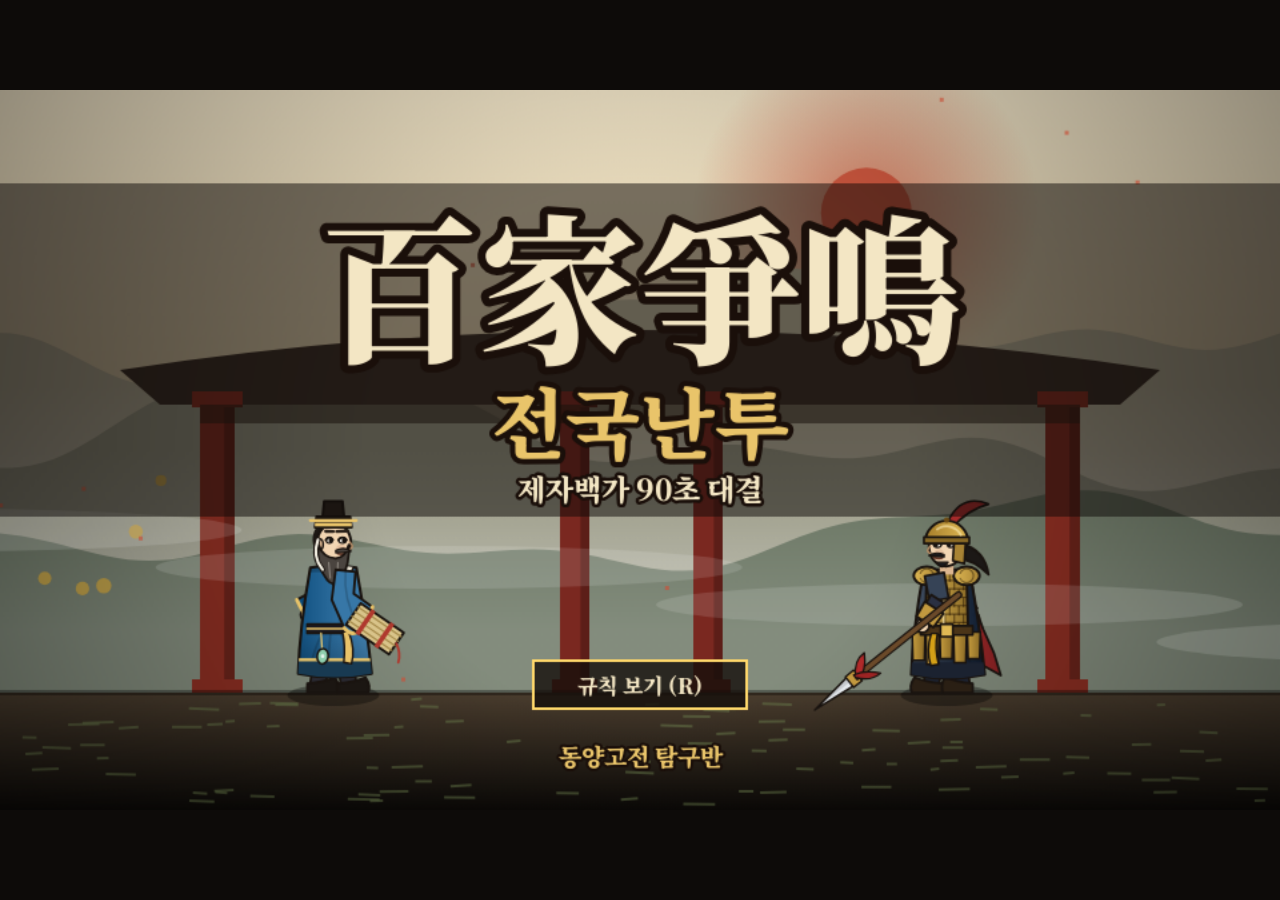
<file: index.html>
<!doctype html>
<html lang="ko">
<head>
<meta charset="utf-8">
<meta name="viewport" content="width=device-width, initial-scale=1, maximum-scale=1, user-scalable=no">
<title>百家爭鳴 · 전국난투</title>
<meta name="description" content="제자백가 6개 학파가 맞붙는 90초 2D 격투 게임 — 동양고전 탐구반">
<meta property="og:title" content="百家爭鳴 · 전국난투">
<meta property="og:description" content="공자, 장자, 한비자, 묵자, 손자, 공손룡 — 90초 안에 끝나는 제자백가 대결. 동양고전 탐구반">
<meta property="og:type" content="website">
<meta name="theme-color" content="#1a1612">
<link rel="icon" href="data:image/svg+xml,%3Csvg xmlns='http://www.w3.org/2000/svg' viewBox='0 0 64 64'%3E%3Crect width='64' height='64' rx='12' fill='%231a1612'/%3E%3Ctext x='32' y='46' font-size='40' text-anchor='middle' fill='%23e9c46a' font-family='serif'%3E%E9%B3%B4%3C/text%3E%3C/svg%3E">
<link rel="preconnect" href="https://fonts.googleapis.com">
<link rel="preconnect" href="https://fonts.gstatic.com" crossorigin>
<link href="https://fonts.googleapis.com/css2?family=Noto+Serif+KR:wght@400;700;900&display=swap" rel="stylesheet">
<link rel="stylesheet" href="style.css">
</head>
<body>
<div id="wrap">
  <canvas id="c" width="960" height="540"></canvas>
  <div id="touch" hidden>
    <div class="pad left">
      <button data-k="left">◀</button>
      <button data-k="right">▶</button>
    </div>
    <div class="pad right">
      <button data-k="up">跳</button>
      <button data-k="block">防</button>
      <button data-k="light">輕</button>
      <button data-k="heavy">重</button>
      <button data-k="special">技</button>
      <button data-k="ult">極</button>
      <button data-k="dash">突</button>
    </div>
  </div>
</div>
<script src="src/data.js"></script>
<script src="src/audio.js"></script>
<script src="src/render.js"></script>
<script src="src/character.js"></script>
<script src="src/game.js"></script>
<script src="src/rules.js"></script>
</body>
</html>
</file>
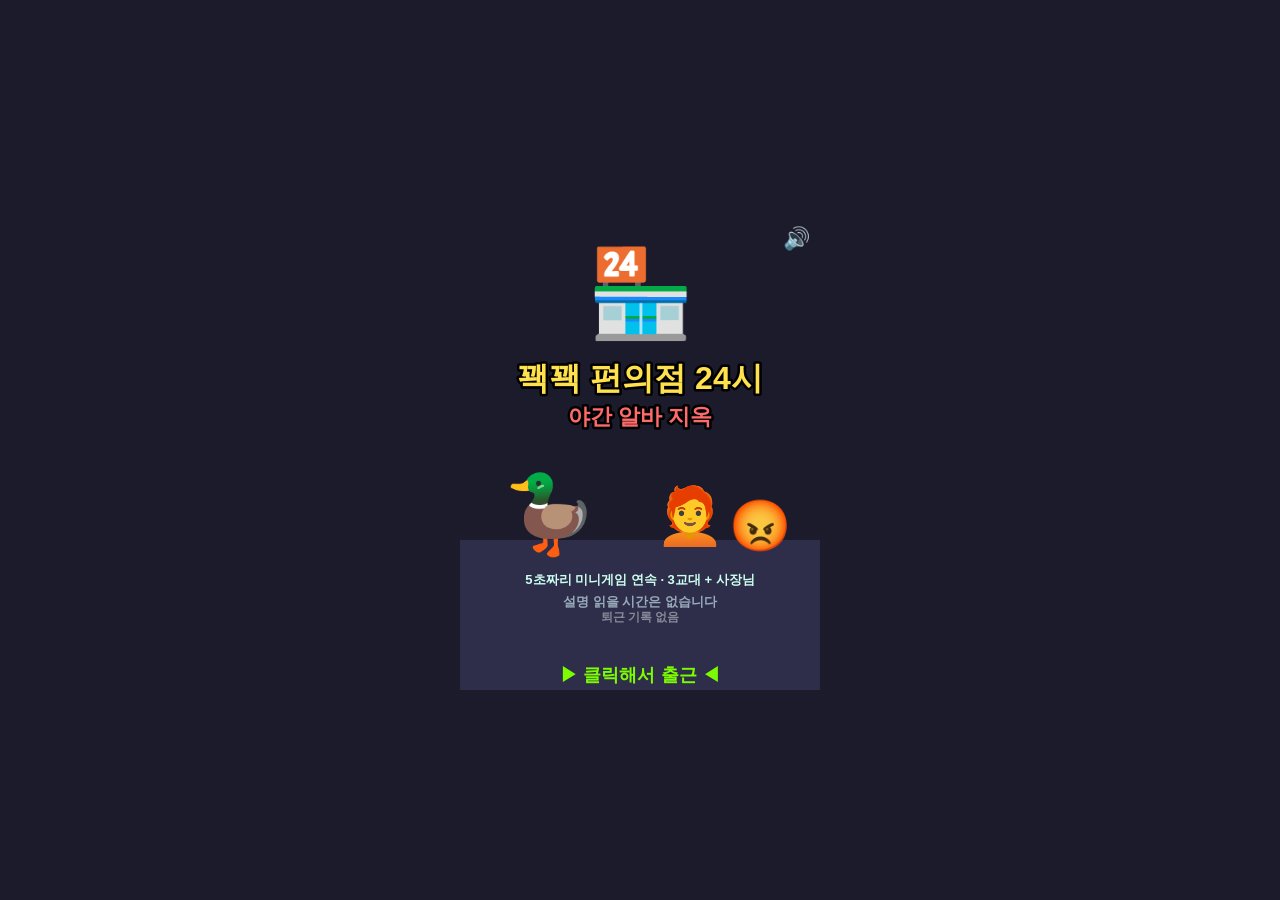
<file: itch-duck/index.html>
<!doctype html>
<html lang="ko">
<head>
<meta charset="utf-8">
<meta name="viewport" content="width=device-width,initial-scale=1,user-scalable=no">
<meta name="description" content="5초 미니게임 연속 병맛 게임">
<link rel="icon" href="data:image/svg+xml,%3Csvg xmlns='http://www.w3.org/2000/svg' viewBox='0 0 100 100'%3E%3Ctext y='.9em' font-size='90'%3E🦆%3C/text%3E%3C/svg%3E">
<title>꽥꽥 편의점 24시</title>
<style>
html,body{margin:0;height:100%;background:#1b1b2b;overflow:hidden;font-family:"Comic Sans MS","Malgun Gothic",sans-serif;touch-action:none;user-select:none}
#wrap{height:100%;display:flex;align-items:center;justify-content:center}
canvas{background:#cfe8ff;max-width:100%;max-height:100%;aspect-ratio:3/4;cursor:pointer;touch-action:none}
</style>
</head>
<body>
<div id="wrap"><canvas id="c" width="360" height="480"></canvas></div>
<script>
const c=document.getElementById('c'),g=c.getContext('2d'),W=360,H=480;
const SH=[{n:'1교대',time:'22:00',spd:1,sub:'시급 150원. 오리니까 괜찮다.'},{n:'2교대',time:'02:00',spd:1.25,sub:'손님이 점점 이상해진다.'},{n:'3교대',time:'05:00',spd:1.5,sub:'해가 뜨면 사장님이 온다.'}];
const FIRE=['사유: 손이 느림','사유: 오리라서','사유: 그냥','사유: 사장님 기분','사유: 바코드가 널 싫어함','사유: 꽥 소리가 큼'];
const BAGS=['네','아니요','20원 봉투요','카드로요','종이로요','꽥'];
const CUST=['손님: 이거 데워주세요 (아이스크림)','손님: 봉지 필요 없는데 봉지에 담아주세요','손님: 어제 산 건데 환불 (먹음)','손님: 담배... 아니 껌이요','손님: 와이파이 비번 뭐예요','손님: 나 단골인데 깎아줘 (처음 옴)','손님: 사장 나와','손님: 오리가 왜 일해요?','손님: 꽥','손님: 이 도시락 왜 아직 따뜻해요 (방금 먹다 남김)','손님: 컵라면 끓여주세요 (집에서 가져옴)','손님: 1+1이면 2개 주는 거죠? (1개 삼)'];
const TRASH=[{e:'🍕',a:'음식물'},{e:'🥤',a:'재활용'},{e:'🦆',a:'사장님'},{e:'🧦',a:'일반'},{e:'🥔',a:'음식물'},{e:'💼',a:'사장님'},{e:'📦',a:'재활용'}];
const TOPT={'음식물':['일반','음식물','재활용'],'재활용':['일반','음식물','재활용'],'일반':['일반','음식물','재활용'],'사장님':['음식물','사장님','재활용']};
const DOTS=['2027.03.14','2026.11.02','2027.01.30','2026.12.25'];
let cam=[{e:'🐔',x:60,y:300,v:.5},{e:'🦆',x:260,y:380,v:-.4},{e:'🐀',x:150,y:440,v:.9}];
let endless=false,endBest=0;try{endBest=+localStorage.duckEndless||0}catch(e){}
let st='title',t=0,shake=0,flash=0,lives=3,shift=0,idx=0,list=[],cur=null,tG=0,spd=1,fired='',adT=0,boss=false,sevT=0,endT=0,wins=0,saved=0,msgT=0,msg='';
try{saved=+localStorage.duckClear||0}catch(e){}
let muted=false;try{muted=localStorage.byeongmatMute==='1'}catch(e){}
function toggleMute(){muted=!muted;try{localStorage.byeongmatMute=muted?'1':'0'}catch(e){}if(!muted)beep(700,.1)}
function muteIcon(){g.save();g.font='22px serif';g.textAlign='center';g.textBaseline='middle';g.fillStyle='#fff';g.fillText(muted?'🔇':'🔊',336,30);g.restore()}
let ac;function beep(f,d=.1,type='square',v0=.08){if(muted)return;try{ac=ac||new AudioContext();const o=ac.createOscillator(),v=ac.createGain();o.type=type;o.frequency.value=f;v.gain.setValueAtTime(v0,ac.currentTime);v.gain.exponentialRampToValueAtTime(.001,ac.currentTime+d);o.connect(v);v.connect(ac.destination);o.start();o.stop(ac.currentTime+d)}catch(e){}}
const rnd=(a,b)=>a+Math.random()*(b-a);
const pick=a=>a[Math.random()*a.length|0];
const shuf=a=>a.map(v=>[Math.random(),v]).sort((p,q)=>p[0]-q[0]).map(p=>p[1]);
const inR=(x,y,r)=>x>=r[0]&&x<=r[0]+r[2]&&y>=r[1]&&y<=r[1]+r[3];
function ctr(s,x,y,size,col){g.font=size+'px serif';g.textAlign='center';g.textBaseline='middle';if(col)g.fillStyle=col;g.fillText(s,x,y)}
function txt(s,x,y,size,col,out){g.font='bold '+size+'px "Comic Sans MS","Malgun Gothic",sans-serif';g.textAlign='center';g.textBaseline='middle';if(out){g.strokeStyle=out;g.lineWidth=5;g.lineJoin='round';g.strokeText(s,x,y)}g.fillStyle=col;g.fillText(s,x,y)}
function btn(r,label,col,tc){g.fillStyle=col;g.fillRect(r[0],r[1],r[2],r[3]);g.strokeStyle='#000';g.lineWidth=3;g.strokeRect(r[0],r[1],r[2],r[3]);txt(label,r[0]+r[2]/2,r[1]+r[3]/2,Math.min(18,r[3]*.45),tc||'#fff')}

// ===== 미니게임 12종 =====
const GAMES=[
{id:'barcode',make:s=>({title:'바코드 찍어!',dur:240,bg:'#cfe8ff',ty:240,
  upd(){this.ty=250+Math.sin(this.t*.07*s)*135},
  draw(){ctr('📦',180,250,96);g.fillStyle='#fff';g.fillRect(128,226,104,52);g.fillStyle='#000';for(let i=0;i<14;i++)g.fillRect(134+i*7,231,i%3?3:5,42);g.fillStyle='rgba(255,0,0,.85)';g.fillRect(30,this.ty-2,300,4);ctr('🔫',320,this.ty,26)},
  down(){this.res=Math.abs(this.ty-252)<20?1:-1}})},
{id:'micro',make:s=>({title:'전자레인지 정확히 3초!',dur:360,bg:'#ffe9c9',v:0,
  upd(){this.v=this.t/60},
  draw(){ctr('♨️',180,210,110);g.fillStyle='#111';g.fillRect(100,300,160,60);txt(this.v<1.3?this.v.toFixed(2):'?.??',180,330,40,'#f33');txt('화면은 곧 가려집니다',180,390,13,'#a55')},
  down(){this.res=Math.abs(this.v-3)<.3?1:-1}})},
{id:'bag',make:s=>{const target=pick(['아니요','네','20원 봉투요']);const opts=shuf([target,...shuf(BAGS.filter(b=>b!==target)).slice(0,2)]);
  const slots=[[20,150],[190,150],[20,250],[190,250],[20,350],[190,350]];
  const place=()=>{const sl=shuf(slots);return opts.map((o,i)=>({o,r:[sl[i][0],sl[i][1],150,56]}))};
  return {title:'"'+target+'" 눌러!',dur:Math.floor(260/s),bg:'#e6ffd9',bs:place(),
  upd(){if(this.t===Math.floor(this.dur*.5)){this.bs=place();flash=4;beep(300,.1)}},
  draw(){ctr('🧑‍🦰',180,100,70);for(const b of this.bs)btn(b.r,b.o,'#4a6')},
  down(x,y){for(const b of this.bs)if(inR(x,y,b.r))this.res=b.o===target?1:-1}}}},
{id:'jinsang',make:s=>({title:'진상 막아! 5번 눌러!',dur:300,bg:'#ffd6d6',y:90,hits:0,
  upd(){this.y+=1.25*s;if(this.y>380)this.res=-1},
  draw(){ctr('🛒',180,430,64);ctr('😡',180+Math.sin(this.t*.3)*3,this.y,76);txt(this.hits+'/5',180,455,18,'#000')},
  down(x,y){if(Math.hypot(x-180,y-this.y)<55){this.hits++;this.y-=34;beep(220+this.hits*60,.08);if(this.hits>=5)this.res=1}}})},
{id:'kimbap',make:s=>({title:'삼각김밥 까! 좌우 번갈아 클릭',dur:Math.floor(270/s),bg:'#fff3c4',p:0,next:'L',
  draw(){ctr('🍙',180,200,120);g.fillStyle='#ccc';g.fillRect(60,320,240,24);g.fillStyle='#3a3';g.fillRect(60,320,240*this.p/8,24);g.strokeStyle='#000';g.lineWidth=3;g.strokeRect(60,320,240,24);
    txt('◀ 왼쪽',90,400,22,this.next==='L'?'#e22':'#aaa');txt('오른쪽 ▶',270,400,22,this.next==='R'?'#e22':'#aaa')},
  down(x){const side=x<180?'L':'R';if(side===this.next){this.p++;this.next=side==='L'?'R':'L';beep(500+this.p*40,.05);if(this.p>=8)this.res=1}else{flash=3;beep(150,.08)}}})},
{id:'ramen',make:s=>({title:'물 부어! 꾹 눌렀다가 선에서 떼!',dur:330,bg:'#e2e8ff',h:0,held:false,
  upd(){if(this.held){this.h+=.0105*s;if(this.h>1)this.res=-1}},
  draw(){ctr('🫖',250,150,70);g.fillStyle='#fff';g.fillRect(110,200,140,200);g.fillStyle='#4aa3ff';g.fillRect(110,400-200*this.h,140,200*this.h);g.strokeStyle='#000';g.lineWidth=4;g.strokeRect(110,200,140,200);g.fillStyle='rgba(255,0,0,.8)';g.fillRect(100,400-200*.7,160,4);txt('여기',290,400-200*.7,14,'#d00')},
  down(){this.held=true},up(){if(this.held){this.held=false;this.res=(this.h>.64&&this.h<.78)?1:-1}}})},
{id:'expiry',make:s=>{const bad=Math.random()*4|0;const dates=shuf(DOTS);dates[bad]=pick(['2022.04.09','2021.12.31','2023.07.18']);
  const pos=[[30,150],[190,150],[30,290],[190,290]];
  return {title:'유통기한 지난 거 눌러!',dur:Math.floor(270/s),bg:'#eafff4',bad,
  draw(){pos.forEach((p,i)=>{g.fillStyle='#fff';g.fillRect(p[0],p[1],140,120);g.strokeStyle='#000';g.lineWidth=3;g.strokeRect(p[0],p[1],140,120);ctr(['🥛','🍞','🧃','🥫'][i],p[0]+70,p[1]+45,48);txt(dates[i],p[0]+70,p[1]+98,15,'#222')})},
  down(x,y){pos.forEach((p,i)=>{if(inR(x,y,[p[0],p[1],140,120]))this.res=i===bad?1:-1})}}}},
{id:'thief',make:s=>{const ppl=[];for(let i=0;i<9;i++)ppl.push({x:rnd(40,320),y:rnd(130,420),vx:rnd(-1.2,1.2)*s,vy:rnd(-1.2,1.2)*s,e:i===0?'🥷':pick(['😀','😎','🙂','😐','🤓'])});
  return {title:'도둑 잡아! 🥷를 눌러!',dur:Math.floor(300/s),bg:'#f0e6ff',ppl,
  upd(){for(const p of this.ppl){p.x+=p.vx;p.y+=p.vy;if(p.x<30||p.x>330)p.vx*=-1;if(p.y<130||p.y>430)p.vy*=-1}},
  draw(){for(const p of [...this.ppl].reverse())ctr(p.e,p.x,p.y,44)},
  down(x,y){const n=this.ppl[0];if(Math.hypot(n.x-x,n.y-y)<26){this.res=1;return}for(const p of this.ppl)if(Math.hypot(p.x-x,p.y-y)<26){this.res=-1;return}}}}},
{id:'fly',make:s=>({title:'파리 잡아!',dur:Math.floor(270/s),bg:'#fffbe0',fx:180,fy:260,
  upd(){if(this.t%Math.max(10,Math.floor(24/s))===0){this.fx=rnd(40,320);this.fy=rnd(120,430)}},
  draw(){ctr('🪰',this.fx,this.fy,40);ctr('🍰',180,450,36)},
  down(x,y){if(Math.hypot(this.fx-x,this.fy-y)<34)this.res=1}})},
{id:'scratch',make:s=>{const cv=document.createElement('canvas');cv.width=280;cv.height=240;const x2=cv.getContext('2d');x2.fillStyle='#999';x2.fillRect(0,0,280,240);x2.fillStyle='#ccc';for(let i=0;i<40;i++)x2.fillRect(Math.random()*280,Math.random()*240,12,2);
  return {title:'복권 긁어! 절반 이상!',dur:Math.floor(420/s),bg:'#fff0f5',cv,x2,cells:new Set(),down_:false,prize:pick(['꽝','꽝','꽝! (다음 기회에)','한 번 더(없음)']),
  draw(){g.fillStyle='#fff';g.fillRect(40,140,280,240);txt(this.prize,180,260,30,'#e33');g.drawImage(this.cv,40,140);g.strokeStyle='#000';g.lineWidth=3;g.strokeRect(40,140,280,240);txt(Math.floor(this.cells.size/150*100)+'%',180,410,18,'#000')},
  down(x,y){this.down_=true;this.scr(x,y)},up(){this.down_=false},move(x,y){if(this.down_)this.scr(x,y)},
  scr(x,y){const lx=x-40,ly=y-140;if(lx<0||ly<0||lx>280||ly>240)return;this.x2.globalCompositeOperation='destination-out';this.x2.beginPath();this.x2.arc(lx,ly,20,0,7);this.x2.fill();this.x2.globalCompositeOperation='source-over';
    for(let dx=-1;dx<=1;dx++)for(let dy=-1;dy<=1;dy++){const cx=((lx+dx*14)/20|0),cy=((ly+dy*14)/24|0);if(cx>=0&&cx<14&&cy>=0&&cy<10)this.cells.add(cx+cy*14)}
    if(this.cells.size>=75)this.res=1}}}},
{id:'still',timeoutWin:true,make:s=>({title:'움직이지 마!',dur:200,bg:'#202030',timeoutWin:true,
  draw(){ctr('👀',180,230,130);if(this.t>95)txt('지금 누르면 보너스 천원!',180,360,18,'#ff0','#000');txt('사장님이 보고 있다',180,420,15,'#888')},
  down(){this.res=-1}})},
{id:'dance',make:s=>{const n=s>=1.5?5:4;const seq=[];for(let i=0;i<n;i++)seq.push(Math.random()<.5?'L':'R');
  return {title:'오리 춤춰! 순서 외워서 좌우 클릭',dur:Math.floor(360/s),bg:'#ffe6fa',seq,p:0,
  draw(){ctr('🦆',180+Math.sin(this.t*.2)*10,330,90);if(this.t<Math.floor(100/s)){seq.forEach((q,i)=>ctr(q==='L'?'⬅️':'➡️',60+i*(240/(n-1)),150,46))}else{txt('순서를 기억해라 ('+this.p+'/'+n+')',180,150,18,'#a3a')}
    txt('◀ 왼쪽',90,430,20,'#555');txt('오른쪽 ▶',270,430,20,'#555')},
  down(x){if(this.t<Math.floor(100/s))return;const q=x<180?'L':'R';if(q===seq[this.p]){this.p++;beep(500+this.p*60,.06);if(this.p>=n)this.res=1}else this.res=-1}}}},
{id:'trash',make:s=>{const it=pick(TRASH);const opts=shuf(TOPT[it.a]).map((o,i)=>({o,r:[70,250+i*70,220,56]}));
  return {title:'분리수거! 이건 어디에?',dur:Math.floor(270/s),bg:'#e8ffe8',
  draw(){ctr(it.e,180,150,92);for(const b of opts)btn(b.r,b.o,'#397')},
  down(x,y){for(const b of opts)if(inR(x,y,b.r))this.res=b.o===it.a?1:-1},it,opts}}},
{id:'skip',make:s=>{const cs=[[10,56],[274,56],[10,430],[274,430],[274,248]];const r=pick(cs);
  return {title:'광고 건너뛰기! (버튼을 찾아라)',dur:Math.floor(330/s),bg:'#fff',sr:[r[0],r[1],76,26],
  draw(){txt('[광고]',180,170,22,'#d00');ctr('🍗🦆🍟',180,250,60);txt('지금 안 사면 후회합니다',180,320,16,'#444');txt('(사실 후회 안 함)',180,345,12,'#999');
    if(this.t>this.dur*.42){g.fillStyle='#ccc';g.fillRect(...this.sr);g.strokeStyle='#666';g.lineWidth=1;g.strokeRect(...this.sr);txt('건너뛰기 ▶',this.sr[0]+38,this.sr[1]+13,11,'#333')}},
  down(x,y){if(this.t>this.dur*.42&&inR(x,y,this.sr))this.res=1}}}},
{id:'wifi',make:s=>{const n=s>=1.5?5:4;const code=[];for(let i=0;i<n;i++)code.push(Math.random()*10|0);
  const keys=[];for(let d=0;d<10;d++){const col=d===0?1:(d-1)%3,row=d===0?3:((d-1)/3|0);keys.push({d,r:[50+col*90,230+row*52,80,44]})}
  const showF=Math.floor(110/s);
  return {title:'와이파이 비번 입력! 숫자를 외워라',dur:Math.floor(420/s),bg:'#e6f0ff',code,keys,p:0,showF,
  draw(){ctr('📶',180,100,56);const show=this.t<showF;txt(show?code.join(' '):Array(n).fill('?').join(' '),180,170,40,show?'#c20':'#667');txt('입력 '+this.p+'/'+n,180,205,14,'#333');for(const k of keys)btn(k.r,String(k.d),'#36c')},
  down(x,y){if(this.t<showF)return;for(const k of keys)if(inR(x,y,k.r)){if(k.d===code[this.p]){this.p++;beep(500+this.p*60,.06);if(this.p>=n)this.res=1}else this.res=-1;return}}}}},
{id:'cctv',make:s=>({title:'CCTV 안 볼 때 과자 훔쳐!',dur:Math.floor(450/s),bg:'#fff4e0',watch:true,flip:Math.floor(50/s),got:0,
  upd(){if(this.t>=this.flip){this.watch=!this.watch;this.flip=this.t+Math.floor((this.watch?rnd(40,70):rnd(48,80))/s)}},
  draw(){ctr('📹',180,140,70);ctr(this.watch?'👁️':'😴',180,205,40);txt(this.watch?'지켜보는 중!':'졸고 있음',180,245,16,this.watch?'#d00':'#2a2');ctr('🍫',180,340,90);txt(this.got+'/3',180,420,22,'#333')},
  down(x,y){if(Math.hypot(x-180,y-340)<60){if(this.watch)this.res=-1;else{this.got++;beep(700+this.got*100,.08);if(this.got>=3)this.res=1}}}})},
{id:'cart',make:s=>({title:'카트 피해! 클릭하면 레인 변경',dur:Math.floor(300/s),bg:'#ffeaea',timeoutWin:true,lane:0,carts:[],
  upd(){if(this.t%Math.max(26,Math.floor(55/s))===10)this.carts.push({lane:Math.random()<.5?0:1,y:80});for(const c of this.carts){c.y+=4.2*s;if(Math.abs(c.y-420)<40&&c.lane===this.lane)this.res=-1}this.carts=this.carts.filter(c=>c.y<500)},
  draw(){g.fillStyle='#ddd';g.fillRect(90,70,80,400);g.fillRect(190,70,80,400);for(const c of this.carts)ctr('🛒',130+c.lane*100,c.y,50);ctr('🦆',130+this.lane*100,420,56)},
  down(){this.lane=1-this.lane;beep(400,.05)}})},
{id:'math',make:s=>{const a=pick([500,1000,1500,2000,2500,3000]),b=pick([500,1000,1500,2000,2500]);const sum=a+b;const ch=shuf([sum,sum+500,sum-500]).map((v,i)=>({v,r:[70,230+i*70,220,56]}));
  return {title:'계산해! '+a+'원 + '+b+'원',dur:Math.floor(330/s),bg:'#e8f5ff',ch,sum,
  draw(){ctr('🧮',180,150,70);for(const o of ch)btn(o.r,o.v+'원','#36c')},
  down(x,y){for(const o of ch)if(inR(x,y,o.r))this.res=o.v===sum?1:-1}}}}
];

// ===== 진행 =====
function pickList(n){return shuf(GAMES.map((_,i)=>i)).slice(0,n)}
function startMicro(gi){cur=GAMES[gi].make(spd);cur.t=0;cur.res=0;cur.q=pick(CUST);cur.fakeTitle=Math.random()<.2?GAMES[(gi+1+Math.floor(Math.random()*(GAMES.length-1)))%GAMES.length].make(1).title:null;cur.rev=Math.random()<.15;cur.glitch=Math.random()<.12;st='intro';tG=0}
function startEndless(){endless=true;boss=false;spd=1;lives=3;idx=0;wins=0;list=[pickList(1)[0]];st='shiftintro';tG=0;beep(660,.2)}
function startShift(){endless=false;boss=false;spd=SH[shift].spd;lives=3;idx=0;list=pickList(6);st='shiftintro';tG=0;beep(660,.2)}
function startBoss(){endless=false;boss=true;spd=1.85;lives=2;idx=0;list=pickList(3);st='shiftintro';tG=0;beep(110,.6,'sawtooth')}
function nextGame(){
  if(endless){idx++;spd=Math.min(2.3,1+wins*.05);if(cur&&cur.res>0&&wins>0&&wins%7===0&&lives<3)lives++;let n2;do{n2=pickList(1)[0]}while(n2===list[idx-1]);list.push(n2);startMicro(n2);return}
  idx++;
  if(idx>=list.length){if(boss){st='ending';endT=0;try{localStorage.duckClear=++saved}catch(e){}}else{shift++;shift>=3?startBoss():startShift()}}
  else startMicro(list[idx])}
function pdown(x,y){
  if(st==='gift'&&inR(x,y,[80,300,200,50])){lives=Math.max(1,lives-1);shake=14;flash=6;beep(120,.4,'sawtooth');st='giftres';adT=0;return}
  if(st==='title'){if(Math.hypot(x-336,y-30)<20){toggleMute();return}if(saved&&inR(x,y,[95,418,170,26])){startEndless();return}shift=0;wins=0;startShift();return}
  if(st==='play'&&cur.down)cur.down(x,y);
  if(st==='fired'&&tG>30){
    if(inR(x,y,[50,330,260,46])){st='sev';sevT=0;beep(500,.1)}
    else if(inR(x,y,[50,270,260,46])){endless?startEndless():(boss?startBoss():startShift())}
  }
  if(st==='ending'&&endT>1500){st='title';t=0}
  if(st==='sevdone'&&sevT>120){st='title';t=0}
}
function pup(x,y){if(st==='play'&&cur.up)cur.up(x,y)}
function pmove(x,y){if(st==='play'&&cur.move)cur.move(x,y)}
function xy(e){const r=c.getBoundingClientRect();return [(e.clientX-r.left)/r.width*W,(e.clientY-r.top)/r.height*H]}
addEventListener('keydown',e=>{if(e.code==='KeyM')toggleMute()});
c.addEventListener('pointerdown',e=>{e.preventDefault();pdown(...xy(e))});
c.addEventListener('pointerup',e=>pup(...xy(e)));
c.addEventListener('pointermove',e=>pmove(...xy(e)));
addEventListener('pointerup',()=>{if(st==='play'&&cur&&cur.held)cur.up()});
function update(){
  t++;for(const k of cam){k.x+=k.v;if(k.x>380)k.x=-20;if(k.x<-20)k.x=380}if(shake>0)shake--;if(flash>0)flash--;if(msgT>0)msgT--;
  if(st==='shiftintro'){tG++;if(tG>(boss?150:110)){startMicro(list[0])}}
  else if(st==='intro'){tG++;if(tG>=Math.max(34,Math.floor(72/spd)))st='play'}
  else if(st==='play'){
    if(cur.upd)cur.upd();cur.t++;
    if(!cur.res&&cur.t>=cur.dur)cur.res=cur.timeoutWin?1:-1;
    if(cur.res){st='result';tG=0;if(cur.res<0){lives--;shake=18;flash=8;beep(120,.4,'sawtooth');beep(90,.5,'sawtooth')}else{wins++;beep(880,.12);setTimeout(()=>beep(1320,.2),90)}}
  }
  else if(st==='result'){tG++;if(tG>45){
    if(cur.res<0&&lives<=0){st='fired';tG=0;fired=pick(FIRE);if(endless&&wins>endBest){endBest=wins;try{localStorage.duckEndless=wins}catch(e){}}}
    else if(cur.res>0&&!boss&&Math.random()<.2){st='ad';adT=0}
    else if(cur.res>0&&!boss&&Math.random()<.14){st='gift';adT=0}
    else if(cur.res>0&&Math.random()<.07){st='crash';adT=0}
    else nextGame()}}
  else if(st==='ad'){adT++;if(adT>110)nextGame()}
  else if(st==='gift'){adT++;if(adT>150)nextGame()}
  else if(st==='giftres'){adT++;if(adT>70)nextGame()}
  else if(st==='crash'){adT++;if(adT===60)beep(120,.3,'sawtooth');if(adT>200)nextGame()}
  else if(st==='fired')tG++;
  else if(st==='sev'){sevT++;if(sevT>260){st='sevdone';sevT=0}}
  else if(st==='sevdone')sevT++;
  else if(st==='ending'){endT++}
}
const RECEIPT=['== 영 수 증 ==','근무시간 ........ 6시간','시급 ........ 150원','급여 ........ 900원','세금 ........ -1,000원','오리 수수료 ........ -100원','','최종 수령액 ........ -200원','','사장님: "수고했어. 내일도 나와."','다음 근무: 5분 뒤'];
function hud(){
  g.textAlign='left';txt(endless?'∞ 야근':boss?'BOSS':SH[shift].n,40,16,13,'#fff','#000');txt(endless?wins+'승':(idx+1)+'/'+list.length,320,16,13,'#fff','#000');
  let h='';for(let i=0;i<(boss&&!endless?2:3);i++)h+=i<lives?'❤️':'🖤';ctr(h,180,18,16)
}
function draw(){
  g.save();
  if(shake>0)g.translate((Math.random()-.5)*shake,(Math.random()-.5)*shake);
  const bg=cur&&(st==='play'||st==='intro'||st==='result')?cur.bg:'#1b1b2b';
  g.fillStyle=flash>0?'#f55':bg;g.fillRect(-20,-20,W+40,H+40);
  if(st==='title'){
    g.fillStyle='#1b1b2b';g.fillRect(0,0,W,H);g.fillStyle='#2e2e4a';g.fillRect(0,330,W,150);
    ctr('🏪',180,90,86);txt('꽥꽥 편의점 24시',180,170,32,'#ffe14d','#000');txt('야간 알바 지옥',180,208,22,'#ff6b6b','#000');
    ctr('🦆',90,310,76);ctr('🧑‍🦰',230,310,56);ctr('😡',300,320,50);
    txt('5초짜리 미니게임 연속 · 3교대 + 사장님',180,370,13,'#cfe');txt('설명 읽을 시간은 없습니다',180,392,13,'#9ab');
    txt(saved?'퇴근 성공 '+saved+'회 (마이너스 통장)':'퇴근 기록 없음',180,408,12,'#889');
    if(saved){g.fillStyle='#b8860b';g.fillRect(95,418,170,26);g.strokeStyle='#000';g.lineWidth=2;g.strokeRect(95,418,170,26);txt('∞ 무한 야근 모드'+(endBest?' ('+endBest+')':''),180,431,13,'#fff')}
    if(t%60<40)txt('▶ 클릭해서 출근 ◀',180,466,18,'#7CFC00');muteIcon()
  }
  if(st==='shiftintro'){
    g.fillStyle='#1b1b2b';g.fillRect(0,0,W,H);
    if(boss){txt('⚠ 사장님 등장 ⚠',180,200,30,'#f44','#000');txt('연속 3개. 목숨 2개.',180,250,18,'#fff');txt('사장님: "내가 직접 시험해 주지"',180,290,14,'#ccc');ctr('🧔',180,380,70)}
    else if(endless){txt('∞ 무한 야근',180,200,34,'#ffe14d','#000');txt('죽을 때까지 일하세요',180,250,16,'#fff');txt('최고 기록: '+endBest+'게임',180,285,14,'#9ab');ctr('🦆',180,370,70)}
    else{txt(SH[shift].n+'  '+SH[shift].time,180,200,34,'#ffe14d','#000');txt(SH[shift].sub,180,250,15,'#fff');txt('목숨 3개 · 게임 6개',180,285,14,'#9ab');ctr('🦆',180,370,70)}
  }
  if(st==='intro'||st==='play'||st==='result'){
    g.globalAlpha=.3;for(const k of cam)ctr(k.e,k.x,k.y,34);g.globalAlpha=1;
    if(st!=='intro')cur.draw();
    else{ctr('⏳',180,260,80)}
    hud();
    if(st==='intro'){const it=cur.fakeTitle||cur.title;txt(it,180,110,it.length>12?22:28,'#fff','#000');txt(cur.q,180,160,12,'#223')}
    else if(st==='play'){txt(cur.title,180,50,cur.title.length>14?15:18,'#222');
      g.fillStyle='rgba(0,0,0,.3)';g.fillRect(20,466,320,8);g.fillStyle='#e33';g.fillRect(20,466,320*(cur.rev?cur.t/cur.dur:1-cur.t/cur.dur),8);if(cur.fakeTitle&&cur.t<80)txt('※ 아까 안내는 오류였습니다',180,74,12,'#c22');if(cur.glitch){for(let k=0;k<4;k++){g.fillStyle='rgba(255,'+(Math.random()*255|0)+',255,.25)';g.fillRect(0,Math.random()*H,W,rnd(2,7))}}}
    if(st==='result'){g.fillStyle='rgba(0,0,0,.35)';g.fillRect(0,170,W,120);txt(cur.res>0?'⭕ 성공!':'❌ 실패',180,215,40,cur.res>0?'#7f7':'#f66','#000');txt(cur.res>0?pick(['꽥!','오!','일은 잘하네','월급은 안 오름','사장님이 못 본 척함','방금 그건 운이었음','손님이 팁 대신 한숨을 줌','CCTV가 박수침']):pick(['꽥...','손이 미끄러졌다고 하세요','사장님 보고 있음','방금 그거 피할 수 있었음','손님이 리뷰 1점 남김','오리라서 어쩔 수 없음','CCTV가 비웃음']),180,262,16,'#fff','#000')}
  }
  if(st==='ad'){
    g.fillStyle='#fff';g.fillRect(0,0,W,H);txt('[광고]',180,100,22,'#d00');ctr('🍗🦆',180,220,76);txt('오리고기 1+1',180,300,28,'#d00');txt('(동족 아님. 아마도)',180,335,14,'#666');
    const bx=60+Math.abs(Math.sin(adT*.37))*240,by=30+Math.abs(Math.cos(adT*.23))*60;txt('X',bx,by,18,'#555');txt('광고는 '+Math.ceil((110-adT)/60)+'초 뒤 끝납니다',180,430,12,'#888')
  }
  if(st==='gift'){g.fillStyle='#fff8d6';g.fillRect(0,0,W,H);txt('🎁 보너스 당첨!',180,150,30,'#d80','#000');ctr('❤️',180,230,70);txt('목숨 +1',180,290,26,'#c22');btn([80,300,200,50],'받기','#2a8');txt('(안 받아도 됩니다)',180,372,11,'#888')}
  if(st==='giftres'){g.fillStyle='#300';g.fillRect(0,0,W,H);txt('버그 발생!',180,200,36,'#f55','#000');txt('목숨이 반대로 적용됨 (-1)',180,250,17,'#fff');txt('(최소 1개는 남겨드림)',180,282,12,'#aaa')}
  if(st==='crash'){g.fillStyle='#008080';g.fillRect(0,0,W,H);g.fillStyle='#c0c0c0';g.fillRect(40,150,280,160);g.strokeStyle='#000';g.lineWidth=2;g.strokeRect(40,150,280,160);g.fillStyle='#000080';g.fillRect(40,150,280,22);txt('꽥꽥편의점.exe',110,161,12,'#fff');if(adT<60){txt('작동 중지',180,215,18,'#000');txt('응답 없음...',180,245,14,'#800')}else if(adT<140){txt('문제를 해결하는 중...',180,215,14,'#000');g.fillStyle='#fff';g.fillRect(70,240,220,16);g.fillStyle='#0a0';g.fillRect(72,242,216*Math.min(.99,(adT-60)/80),12)}else txt('복구됨 (진행도 그대로)',180,225,15,'#080')}
  if(st==='fired'){
    g.fillStyle='#200';g.fillRect(0,0,W,H);txt('해고!',180,110,50,'#f33','#000');txt(fired,180,170,18,'#fff');txt(endless?'무한 야근 '+wins+'게임 생존 (최고 '+endBest+')':'(이유는 중요하지 않음)',180,200,12,endless?'#ffe14d':'#999');ctr('🦆',180,240,40);
    btn([50,270,260,46],endless?'▶ 다시 무한 야근':boss?'▶ 사장님께 다시 빌기':'▶ 이번 근무 다시 출근','#2e8b2e');btn([50,330,260,46],'💰 퇴직금 받기','#b8860b');
  }
  if(st==='sev'||st==='sevdone'){
    g.fillStyle='#111';g.fillRect(0,0,W,H);
    if(st==='sev'){txt('퇴직금 계산 중...',180,200,22,'#fff');g.strokeStyle='#fff';g.lineWidth=2;g.strokeRect(60,240,240,20);g.fillStyle='#7CFC00';g.fillRect(62,242,236*Math.min(.99,sevT/260),16);txt(Math.floor(Math.min(99,sevT/260*100))+'%',180,290,16,'#aaa')}
    else{txt('축하합니다!',180,190,30,'#ffe14d','#000');txt('퇴직금: 0원',180,240,32,'#f66','#000');txt('(근속 연수 부족)',180,280,13,'#999');if(sevT>120&&t%60<40)txt('▶ 처음으로 ◀',180,380,18,'#7CFC00')}
  }
  if(st==='ending'){
    g.fillStyle='#f6f1e0';g.fillRect(0,0,W,H);
    const n=Math.min(RECEIPT.length,Math.floor(endT/70));
    for(let i=0;i<n;i++)txt(RECEIPT[i],180,60+i*30,i===0?22:15,i===7?'#d00':'#333');
    if(endT>800){txt('— 출 근 완 료 —',180,398,26,'#222');ctr('🦆',180,436,38)}
    if(endT>1100)txt('(내일도 출근입니다)',180,464,12,'#777');
    if(endT>1500&&t%60<40)txt('▶ 처음으로 ◀',180,476,11,'#a00');
  }
  g.restore();
}
let lastT=performance.now(),acc=0;
(function loop(now){acc+=Math.min(100,now-lastT);lastT=now;while(acc>=1000/60){update();acc-=1000/60}draw();requestAnimationFrame(loop)})(lastT);
</script>
</body>
</html>
</file>
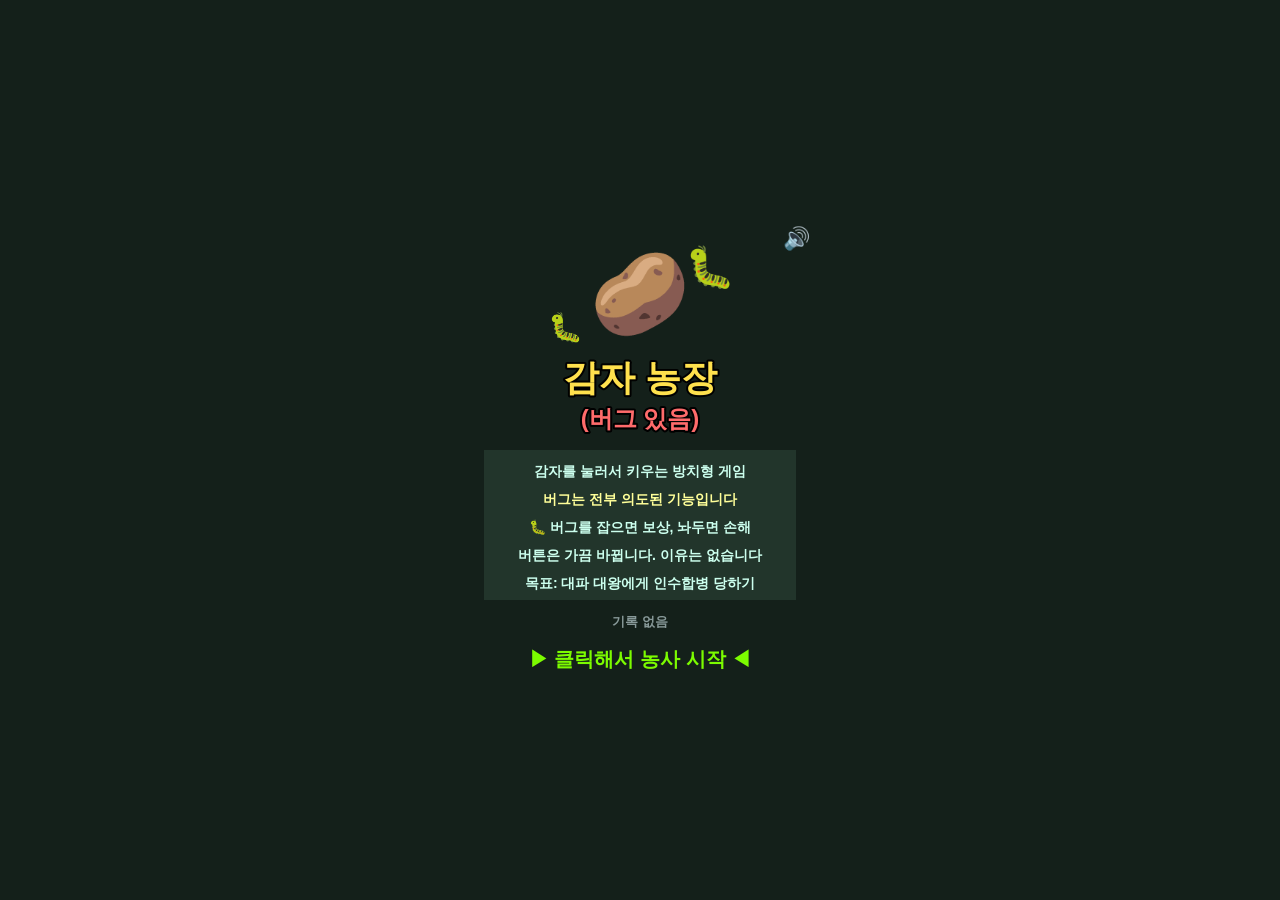
<file: itch-farm/index.html>
<!doctype html>
<html lang="ko">
<head>
<meta charset="utf-8">
<meta name="viewport" content="width=device-width,initial-scale=1,user-scalable=no">
<meta name="description" content="버그가 의도된 방치형 감자 클리커">
<link rel="icon" href="data:image/svg+xml,%3Csvg xmlns='http://www.w3.org/2000/svg' viewBox='0 0 100 100'%3E%3Ctext y='.9em' font-size='90'%3E🐛%3C/text%3E%3C/svg%3E">
<title>감자 농장 (버그 있음)</title>
<style>
html,body{margin:0;height:100%;background:#14201a;overflow:hidden;font-family:"Comic Sans MS","Malgun Gothic",sans-serif;touch-action:none;user-select:none;-webkit-user-select:none}
#wrap{height:100%;display:flex;align-items:center;justify-content:center}
canvas{background:#dff5d8;max-width:100%;max-height:100%;aspect-ratio:3/4;cursor:pointer;touch-action:none}
</style>
</head>
<body>
<div id="wrap"><canvas id="c" width="360" height="480"></canvas></div>
<script>
const c=document.getElementById('c'),g=c.getContext('2d'),W=360,H=480;
let GOAL=20000; // 목표: 대파 대왕 인수합병 (밸런스는 시뮬레이션으로 조정)
const UP=[
 {e:'👆',n:'손가락 강화',base:15,gr:1.55,cps:0},
 {e:'👵',n:'할머니',base:60,gr:1.17,cps:1},
 {e:'🚜',n:'트랙터',base:400,gr:1.17,cps:8},
 {e:'🏭',n:'감자 공장',base:1500,gr:1.17,cps:50},
 {e:'🛸',n:'UFO 농장',base:6000,gr:1.17,cps:300},
 {e:'🕳️',n:'블랙홀',base:25000,gr:1.17,cps:2000}
];
const PATCH=['패치 1.0.2: 버그 3개 추가','패치노트: 버그는 기능입니다','핫픽스: 핫픽스를 고침','점검 예정: 지금','버전 0.0.1 (정식 출시)','QA: 퇴근했습니다','이슈 #404: 이슈를 찾을 수 없음','개발자: 내 컴퓨터에선 됨'];
const FLOAT=['버그','NaN','undefined','null','404','???','0x00'];
let earned=0;
let st='title',t=0,P=0,owned=[0,0,0,0,0,0],order=[0,1,2,3,4,5,6,7],time=0,clicks=0,bugsCaught=0,bugsMissed=0,stolen=0;
let toastS='',toastT=0,nanT=0,negT=0,glitchT=0,ovfT=0,ovfDone=false,bsodDone=false,bsodT=0,adT=0,adCd=0,adBad=0,bugHalf=0,pulse=0,dlg=null,endT=0,shake=0;
let bugs=[],floats=[],best=0,eventsOn=true,lastBuy='';
try{best=+localStorage.farmBest||0}catch(e){}
let muted=false;try{muted=localStorage.byeongmatMute==='1'}catch(e){}
function toggleMute(){muted=!muted;try{localStorage.byeongmatMute=muted?'1':'0'}catch(e){}if(!muted)beep(700,.1)}
function muteIcon(){g.save();g.font='22px serif';g.textAlign='center';g.textBaseline='middle';g.fillStyle='#fff';g.fillText(muted?'🔇':'🔊',336,30);g.restore()}
let ac;function beep(f,d=.1,type='square',v0=.06){if(muted)return;try{ac=ac||new AudioContext();const o=ac.createOscillator(),v=ac.createGain();o.type=type;o.frequency.value=f;v.gain.setValueAtTime(v0,ac.currentTime);v.gain.exponentialRampToValueAtTime(.001,ac.currentTime+d);o.connect(v);v.connect(ac.destination);o.start();o.stop(ac.currentTime+d)}catch(e){}}
const rnd=(a,b)=>a+Math.random()*(b-a),pick=a=>a[Math.random()*a.length|0],shuf=a=>a.map(v=>[Math.random(),v]).sort((p,q)=>p[0]-q[0]).map(p=>p[1]);
const inR=(x,y,r)=>x>=r[0]&&x<=r[0]+r[2]&&y>=r[1]&&y<=r[1]+r[3];
function fmt(n){n=Math.floor(n);const a=Math.abs(n);let s;if(a>=100000000)s=(a/100000000).toFixed(1)+'억';else if(a>=10000000)s=(a/10000).toFixed(0)+'만';else s=a.toLocaleString('en-US');return (n<0?'-':'')+s}
function glt(s){if(glitchT<=0)return s;return s.split('').map(ch=>Math.random()<.18&&ch!==' '?pick(['▒','░','#','?','@']):ch).join('')}
function txt(s,x,y,size,col,out){g.font='bold '+size+'px "Comic Sans MS","Malgun Gothic",sans-serif';g.textAlign='center';g.textBaseline='middle';if(out){g.strokeStyle=out;g.lineWidth=4;g.lineJoin='round';g.strokeText(s,x,y)}g.fillStyle=col;g.fillText(s,x,y)}
function emo(s,x,y,size){g.font=size+'px serif';g.textAlign='center';g.textBaseline='middle';g.fillText(s,x,y)}
function toast(s){toastS=s;toastT=190}
const perClick=()=>1+owned[0];
const cost=i=>Math.ceil(UP[i].base*Math.pow(UP[i].gr,owned[i]));
const mult=()=>(adBad>0?.5:1)*(bugHalf>0?.5:1);
function cps(){let s=0;for(let i=1;i<6;i++)s+=owned[i]*UP[i].cps;return s*mult()}
const slot=i=>[8+(i%2)*174,262+((i/2)|0)*50,170,46];

function startGame(){P=0;earned=0;owned=[0,0,0,0,0,0];order=[0,1,2,3,4,5,6,7];time=0;clicks=0;bugsCaught=0;bugsMissed=0;stolen=0;nanT=negT=glitchT=ovfT=0;ovfDone=bsodDone=false;adCd=adBad=bugHalf=0;bugs=[];floats=[];dlg=null;toastT=0;st='play';t=0;beep(660,.15)}
function spawnBug(){bugs.push({x:rnd(40,320),y:rnd(130,250),vx:rnd(-1.4,1.4),vy:rnd(-1,1),age:0})}
function floatTxt(s,x,y,col){floats.push({s,x,y,t:50,col:col||'#fff'})}
function clickPotato(){
  clicks++;pulse=7;const r=Math.random();let n=perClick(),lbl='+'+fmt(n);
  if(r<.1){n*=2;lbl='x2 (버그)'}else if(r<.2){n=0;lbl='씹힘'}
  P+=n;earned+=n;floatTxt(lbl,180+rnd(-40,40),120,n?'#2a7':'#c33');beep(420+Math.random()*120,.04)
}
function buy(i){
  if(i===7){if(adCd>0){toast('광고 재충전 중 ('+Math.ceil(adCd/60)+'초)');return}st='ad';adT=0;return}
  if(i===6){
    const cs=Math.max(100,Math.floor(P*.08));if(P<cs){toast('미스터리 박스: '+fmt(cs)+' 필요');return}
    P-=cs;const r=Math.random();
    if(r<.4){P+=cs*2.2;earned+=cs*1.2;toast('🎁 대박! '+fmt(cs*2.2)+' 획득');beep(1200,.2)}
    else if(r<.7){toast('🎁 꽝! 상자가 비었다 (원래 그렇다)');beep(200,.2)}
    else if(r<.9){P-=P*.1;toast('🎁 부장님이 들어있었다 -10%');beep(150,.3,'sawtooth')}
    else{for(let k=0;k<3;k++)spawnBug();toast('🎁 벌레 상자였다!');beep(300,.2,'sawtooth')}
    return;
  }
  const cs=cost(i);if(P<cs){toast(UP[i].n+': '+fmt(cs)+' 필요');return}
  P-=cs;owned[i]++;beep(880,.08);lastBuy=UP[i].n;
  if(Math.random()<.06){negT=90;toast('버그: 잔액이 음수로 보임 (착시)')}
}
function press(x,y){
  if(st==='title'){if(Math.hypot(x-336,y-30)<20){toggleMute();return}startGame();return}
  if(st==='ending'){if(endT>600){st='title';t=0}return}
  if(st!=='play')return;
  if(dlg){
    if(inR(x,y,[40,300,130,40])){P*=.9;toast('국세청: 납부 확인 (-10%)');dlg=null}
    else if(inR(x,y,[190,300,130,40])){if(Math.random()<.3){toast('국세청: ...면제? (버그)');beep(1100,.2)}else{P*=.75;toast('국세청: 가산세 부과 (-25%)');beep(150,.3,'sawtooth')}dlg=null}
    return;
  }
  for(let i=bugs.length-1;i>=0;i--){const b=bugs[i];if(Math.hypot(b.x-x,b.y-y)<26){bugs.splice(i,1);const bonus=Math.max(10,P*.04);P+=bonus;earned+=bonus;bugsCaught++;toast('🐛 버그 잡음 +'+fmt(bonus)+' (사실 기능이었음)');beep(1000,.12);return}}
  if(y>=262&&y<=462){
    if(Math.random()<.08){order=shuf(order);toast('버그: 버튼이 방금 바뀜');beep(300,.1)}
    for(let s=0;s<8;s++)if(inR(x,y,slot(s))){buy(order[s]);return}
    return}
  if(Math.hypot(x-180,y-170)<80)clickPotato();
}
function update(){
  t++;if(shake>0)shake--;if(toastT>0)toastT--;if(pulse>0)pulse--;
  if(nanT>0)nanT--;if(negT>0)negT--;if(glitchT>0)glitchT--;if(ovfT>0)ovfT--;
  for(const f of floats){f.y-=.7;f.t--}floats=floats.filter(f=>f.t>0);
  if(st==='ad'){adT++;if(adT>=300){adBad=1800;adCd=3600;st='play';toast('수입 2배 적용! (오타: 0.5배)');beep(300,.4,'sawtooth')}return}
  if(st==='bsod'){bsodT++;if(bsodT>=420){P*=.9;st='play';toast('복구 완료 (감자 10% 손실)')}return}
  if(st==='ending'){endT++;return}
  if(st!=='play')return;
  time++;if(adCd>0)adCd--;if(adBad>0)adBad--;if(bugHalf>0)bugHalf--;
  if(!dlg){const inc=cps()/60;P+=inc;earned+=inc}
  for(let i=bugs.length-1;i>=0;i--){const b=bugs[i];b.x+=b.vx;b.y+=b.vy;if(b.x<20||b.x>340)b.vx*=-1;if(b.y<110||b.y>250)b.vy*=-1;b.age++;
    if(b.age>360){bugs.splice(i,1);bugsMissed++;bugHalf=600;toast('버그 방치: 수입 반토막 (10초)');beep(140,.3,'sawtooth')}}
  if(dlg){dlg.t--;if(dlg.t<=0){P*=.8;toast('국세청: 무응답 가산세 (-20%)');dlg=null}}
  if(eventsOn&&time%60===0){
    const f=earned/GOAL,r=Math.random;
    if(r()<.08&&bugs.length<3)spawnBug();
    if(r()<.035)nanT=120;if(r()<.03)negT=120;if(r()<.03){order=shuf(order);toast('상점 리뉴얼 (의도됨)')}
    if(r()<.025)glitchT=90;if(r()<.025)toast(pick(PATCH));
    if(f>.2&&r()<.012){P*=.96;toast('서버 롤백: 5초 전으로 (-4%)');beep(180,.3,'sawtooth')}
    if(f>.28&&r()<.014&&!dlg)dlg={t:420};
    if(f>.5&&!bsodDone){bsodDone=true;st='bsod';bsodT=0;beep(100,.6,'sawtooth')}
    if(owned[1]>0&&r()<.04){const k=rnd(.01,.03);const lost=P*k;P-=lost;stolen+=lost;toast('👵 할머니가 감자를 몰래 먹었다')}
  }
  if(!ovfDone&&earned>=9999){ovfDone=true;ovfT=300;toast('감자 9999 초과: 오버플로우! (패치 1.0.1 예정)');beep(90,.5,'sawtooth')}
  if(earned>=GOAL){st='ending';endT=0;beep(1500,.5);try{if(!best||time<best){best=time;localStorage.farmBest=time}localStorage.farmClear=(+localStorage.farmClear||0)+1}catch(e){}}
}
function disp(){if(nanT>0)return 'NaN';if(ovfT>0)return '-32,768';if(negT>0)return '-'+fmt(P);return fmt(P)}
function draw(){
  g.save();if(shake>0)g.translate((Math.random()-.5)*8,(Math.random()-.5)*8);
  g.fillStyle='#dff5d8';g.fillRect(-10,-10,W+20,H+20);
  if(st==='title'){
    g.fillStyle='#14201a';g.fillRect(0,0,W,H);
    emo('🥔',180,90,80);emo('🐛',250,60,40);emo('🐛',105,120,28);
    txt('감자 농장',180,170,36,'#ffe14d','#000');txt('(버그 있음)',180,210,24,'#ff6b6b','#000');
    g.fillStyle='#22352b';g.fillRect(24,240,312,150);
    ['감자를 눌러서 키우는 방치형 게임','버그는 전부 의도된 기능입니다','🐛 버그를 잡으면 보상, 놔두면 손해','버튼은 가끔 바뀝니다. 이유는 없습니다','목표: 대파 대왕에게 인수합병 당하기'].forEach((l,i)=>txt(l,180,262+i*28,14,i===1?'#ff9':'#cfe'));
    txt(best?'최단 인수합병: '+Math.floor(best/3600)+'분 '+(Math.floor(best/60)%60)+'초':'기록 없음',180,412,13,'#899');
    if(t%60<40)txt('▶ 클릭해서 농사 시작 ◀',180,450,20,'#7CFC00');muteIcon();
  }
  if(st==='play'||st==='ad'||st==='bsod'){
    // 헤더
    g.fillStyle='#2e6b3a';g.fillRect(0,0,W,64);
    txt('🥔 '+glt(disp()),180,26,28,'#fff','#000');txt('초당 '+(cps()>=100?Math.floor(cps()):cps().toFixed(1))+'개 · 클릭 +'+perClick()+(mult()<1?'  (수입 감소중)':''),180,52,12,mult()<1?'#fc8':'#cfe');
    // 감자
    const sc=1+(pulse>0?.12:0)+.02*Math.sin(t/20);g.save();g.translate(180,170);g.scale(sc,sc);emo('🥔',0,0,130);g.restore();
    for(const b of bugs){emo('🐛',b.x,b.y,34);if(b.age>240){g.globalAlpha=.7;txt('!',b.x+16,b.y-16,16,'#e22');g.globalAlpha=1}}
    for(const f of floats){g.globalAlpha=Math.min(1,f.t/25);txt(f.s,f.x,f.y,15,f.col,'#000');g.globalAlpha=1}
    if(toastT>0){g.fillStyle='rgba(20,20,20,.85)';g.fillRect(14,76,332,28);txt(glt(toastS),180,90,12,'#fff')}
    // 상점
    g.fillStyle='#c9e8c2';g.fillRect(0,256,W,224);
    for(let s=0;s<8;s++){
      const i=order[s],r=slot(s);let e,n,cs,sub,ok;
      if(i<6){e=UP[i].e;n=UP[i].n;cs=cost(i);ok=P>=cs;sub=fmt(cs)+' · '+owned[i]+'개'}
      else if(i===6){e='🎁';n='미스터리 박스';cs=Math.max(100,Math.floor(P*.08));ok=P>=cs;sub=fmt(cs)+' (도박)'}
      else{e='📺';n='광고 보고 수입 2배!';ok=adCd<=0;sub=adCd>0?Math.ceil(adCd/60)+'초 뒤':'무료'}
      g.fillStyle=ok?'#fff':'#9bb09a';g.fillRect(r[0],r[1],r[2],r[3]);g.strokeStyle='#000';g.lineWidth=2;g.strokeRect(r[0],r[1],r[2],r[3]);
      emo(e,r[0]+22,r[1]+23,24);g.textAlign='left';txt(glt(n),r[0]+88,r[1]+16,12,'#222');txt(sub,r[0]+88,r[1]+33,11,ok?'#2a6a2a':'#667');
    }
    g.fillStyle='rgba(0,0,0,.35)';g.fillRect(8,464,344,13);g.fillStyle='#e8a';g.fillRect(8,464,344*Math.min(1,earned/GOAL),13);txt('대파 대왕 인수합병까지 '+Math.floor(Math.min(100,earned/GOAL*100))+'%',180,471,9,'#fff','#000');
    if(dlg){g.fillStyle='rgba(0,0,0,.6)';g.fillRect(0,0,W,H);g.fillStyle='#fff';g.fillRect(30,170,300,190);g.strokeStyle='#000';g.lineWidth=3;g.strokeRect(30,170,300,190);g.fillStyle='#2b5fc0';g.fillRect(30,170,300,26);txt('국세청',70,183,13,'#fff');
      txt('🏛️ 감자세 납부 안내',180,225,17,'#222');txt('미납 시 가산세가 부과됩니다 ('+Math.ceil(dlg.t/60)+'초)',180,255,12,'#a22');txt('(무응답: -20%)',180,278,11,'#777');
      g.fillStyle='#2a8';g.fillRect(40,300,130,40);g.fillStyle='#c52';g.fillRect(190,300,130,40);txt('납부 (-10%)',105,320,14,'#fff');txt('버티기 (도박)',255,320,14,'#fff')}
    if(glitchT>0){for(let k=0;k<5;k++){g.fillStyle='rgba('+(Math.random()*255|0)+','+(Math.random()*255|0)+',255,.25)';g.fillRect(0,Math.random()*H,W,rnd(2,8))}}
    muteIcon();
  }
  if(st==='ad'){g.fillStyle='#fff';g.fillRect(0,0,W,H);txt('[광고]',180,110,22,'#d00');emo('🥔📈',180,220,70);txt('수입이 2배가 됩니다!!',180,300,22,'#d00');txt('(건너뛰기 불가 · '+Math.ceil((300-adT)/60)+'초)',180,345,13,'#888');txt('※ 2배는 가끔 0.5배일 수 있습니다',180,420,10,'#bbb')}
  if(st==='bsod'){
    g.fillStyle='#0b3d91';g.fillRect(0,0,W,H);
    if(bsodT<200){txt(':(',60,110,70,'#fff');txt('병맛OS에 문제가 발생했습니다',180,190,16,'#fff');txt('POTATO_NOT_FOUND',180,230,16,'#fff');txt('0x00000000 감자',180,258,13,'#bcd');txt('오류 수집 중... '+Math.min(100,Math.floor(bsodT/2))+'%',180,330,14,'#fff')}
    else if(bsodT<340){txt('복구 중...',180,210,24,'#fff');g.strokeStyle='#fff';g.lineWidth=2;g.strokeRect(60,240,240,20);g.fillStyle='#7CFC00';g.fillRect(62,242,236*Math.min(.99,(bsodT-200)/60),16);txt(Math.floor(Math.min(99,(bsodT-200)/60*100))+'%',180,290,16,'#fff');txt('(99%에서 멈추는 척 하는 중)',180,320,11,'#9bd')}
    else txt('복구 완료 (감자 10% 손실)',180,230,18,'#fff');
  }
  if(st==='ending'){
    g.fillStyle='#14201a';g.fillRect(-10,-10,W+20,H+20);
    const L=['🎉 목표 달성!','감자 농장이 대파 대왕에게','인수합병되었습니다.','인수가: 감자 1개 (미지급)'];
    L.forEach((l,i)=>{if(endT>i*50)txt(l,180,90+i*34,i===0?28:17,i===0?'#ffe14d':'#dfe','#000')});
    if(endT>220){const rows=['플레이 시간  '+(time/60/60|0)+'분 '+(Math.floor(time/60)%60)+'초','클릭 횟수  '+clicks+'번','잡은 버그  '+bugsCaught+'마리','방치한 버그  '+bugsMissed+'마리','할머니가 먹은 감자  '+fmt(stolen)+'개'];rows.forEach((l,i)=>txt(l,180,260+i*28,14,'#cfe'))}
    if(endT>420)txt('버그는 끝까지 고쳐지지 않았습니다.',180,420,13,'#ff9');
    if(endT>600&&t%60<40)txt('▶ 처음으로 ◀',180,456,16,'#7CFC00');
  }
  g.restore();
}
function xy(e){const r=c.getBoundingClientRect();return [(e.clientX-r.left)/r.width*W,(e.clientY-r.top)/r.height*H]}
c.addEventListener('pointerdown',e=>{e.preventDefault();press(...xy(e))});
addEventListener('keydown',e=>{if(e.code==='KeyM')toggleMute()});
let lastT=performance.now(),acc=0;
(function loop(now){acc+=Math.min(100,now-lastT);lastT=now;while(acc>=1000/60){update();acc-=1000/60}draw();requestAnimationFrame(loop)})(lastT);
</script>
</body>
</html>
</file>
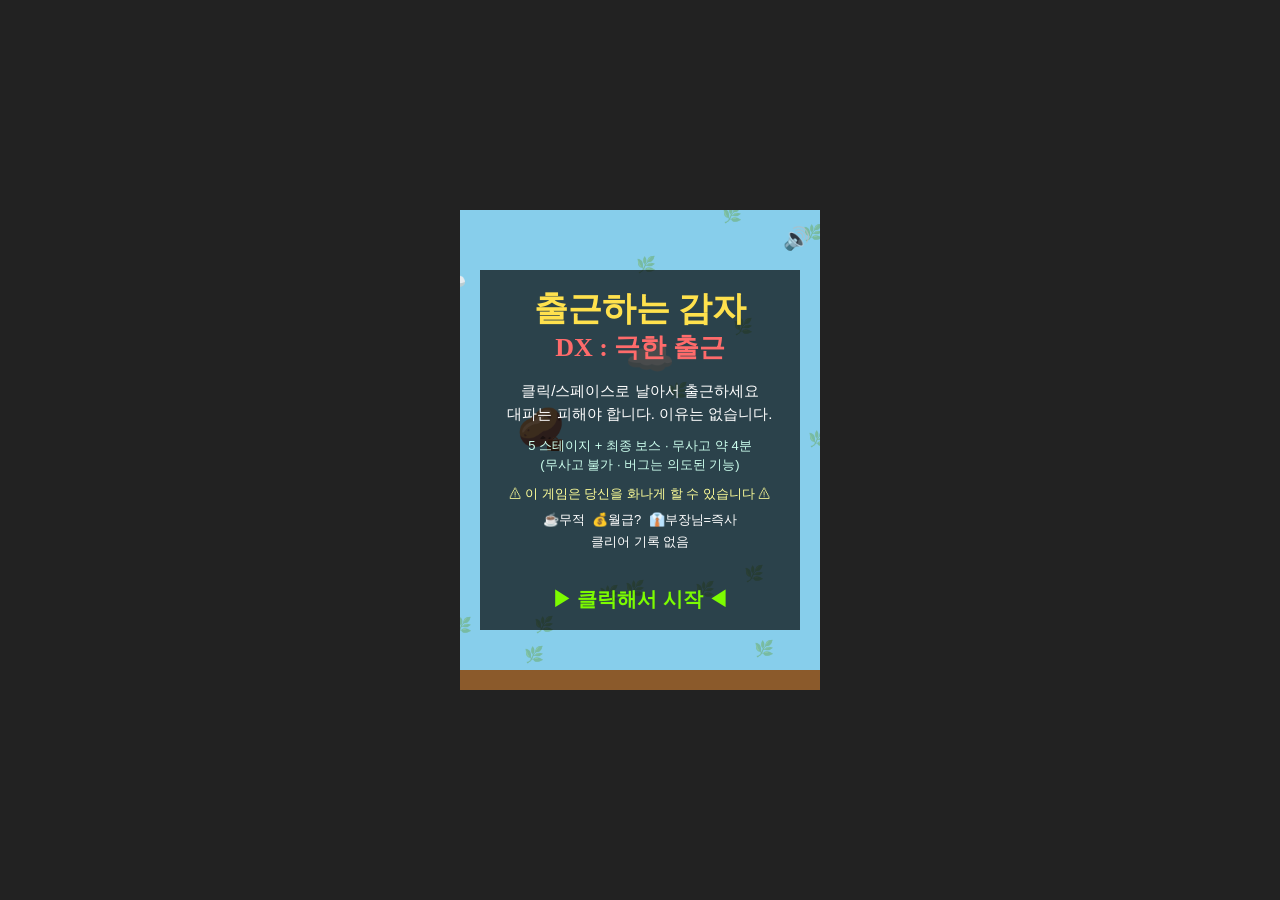
<file: itch-potato/index.html>
<!doctype html>
<html lang="ko">
<head>
<meta charset="utf-8">
<meta name="viewport" content="width=device-width,initial-scale=1,user-scalable=no">
<meta name="description" content="초저퀄 병맛 플래피 게임">
<link rel="icon" href="data:image/svg+xml,%3Csvg xmlns='http://www.w3.org/2000/svg' viewBox='0 0 100 100'%3E%3Ctext y='.9em' font-size='90'%3E🥔%3C/text%3E%3C/svg%3E">
<title>출근하는 감자 DX: 극한 출근</title>
<style>
html,body{margin:0;height:100%;background:#222;overflow:hidden;font-family:"Comic Sans MS","Malgun Gothic",sans-serif;touch-action:manipulation;user-select:none}
#wrap{position:relative;height:100%;display:flex;align-items:center;justify-content:center}
canvas{background:#87ceeb;max-width:100%;max-height:100%;aspect-ratio:3/4;image-rendering:pixelated;cursor:pointer}
</style>
</head>
<body>
<div id="wrap"><canvas id="c" width="360" height="480"></canvas></div>
<script>
const c=document.getElementById('c'),g=c.getContext('2d'),W=360,H=480;
let STAGE_FR=1800; // 스테이지 1개 = 30초(60틱). 5스테이지 + 가짜 엔딩 + 보스 2페이즈 + 크레딧 = 무사고 약 4분
const BOSS_HP=30;
const STAGES=[
 {n:'출근길',sub:'이번 스테이지는 쉽습니다 (거짓말)',bg:'#87ceeb',gr:'#8b5a2b',sp:2.7,gap:154,d:130,boss:0,fake:0},
 {n:'와이파이 불안정',sub:'📶 입력이 가끔 늦게 도착합니다',bg:'#b9c3cc',gr:'#555',sp:2.7,gap:164,d:105,boss:.5,fake:.1,lag:1},
 {n:'대파가 도망간다',sub:'대파는 가만히 있지 않는다',bg:'#f0a060',gr:'#6b3a1a',sp:2.8,gap:154,d:120,boss:1,fake:.3,mv:1},
 {n:'중력 반전',sub:'위가 아래고 아래가 위다 (가끔)',bg:'#c9a3e0',gr:'#4a2a6a',sp:2.9,gap:154,d:120,boss:1,fake:.3,grav:1},
 {n:'수줍은 대파',sub:'대파는 가까이 가면 흐려진다',bg:'#1a2240',gr:'#111',sp:2.9,gap:168,d:115,boss:1,fake:.25,ghost:1}
];
const BGBOSS={bg:'#ffd84d',gr:'#8a6a00'};
const DEATH=['월급 루팡 실패','대파에 찔렸습니다','출근 지각 (사유: 감자라서)','당신은 이미 으깨졌습니다','퇴사 사유: 대파','감자인데 왜 날아다녀요?','방금 그거 피할 수 있었음','손이 미끄러졌다고 하세요'];
const SPECIAL={1:'첫 사망 축하드립니다 🎉',3:'세 번째! 감자가 울고 있어요',5:'다섯 번 으깨진 감자는 감자튀김',10:'10회 돌파 (축하 아님)',20:'혹시 손이 두 개 맞나요?',30:'이 정도면 대파가 불쌍함',50:'그만하고 쉬세요. 감자도 쉽니다',100:'장인 정신'};
const BOSSQ=['보고서 언제 되나?','주말에 잠깐 나올 수 있지?','우리는 한 가족이야','감자 씨 커피 한잔 하지','이거 어제까지 되나?'];
const CAMEO=[['🐔','닭: 지나가는 중'],['🛸','UFO: 감자 납치 시도 (실패)'],['🐟','생선: 이유 없음'],['🧑‍🚀','우주인: 길 잃음'],['🦆','오리: 꽥'],['🚽','화장실: 급함'],['🐢','거북이: 이쪽이 더 빠름'],['🗿','모아이: ...'],['🛵','배달 오토바이: 비켜'],['🧓','할머니: 감자 먹었니']];
const CLEARQ=['스테이지 클리어! 달라진 건 없다','CLEAR! 보상: 없음','잘했어요 (도장 없음)','클리어! 근데 퇴근은 아님','다음 스테이지는 더 어렵습니다 (진짜)'];
const RANDOM=['배터리 1%','알림: 엄마한테 부재중 전화 37통','감자 신분증 분실 신고 접수됨','방금 누가 방귀 뀜','Windows 업데이트 준비 중 (0%)','이 대사는 광고가 아닙니다','지금 뒤에 부장님 있음 (거짓말)','오늘 점심은 감자탕 (동족)','당근마켓에서 감자 팝니다','Tip: 죽지 마세요','Tip: 이 게임에 Tip은 없습니다','감자는 사실 채소입니다','대파: 나는 무기가 아니다','점심 뭐 먹지','월요일입니다','상사: 감자 씨 보고서요','쉬는 시간은 없습니다'];
const TAUNT=['대파 대왕: 퇴사는 없다','대파 대왕: 내 연봉은 대파 한 단','대파 대왕: 나는 사실 쪽파다','대파 대왕: 감자 따위가!','대파 대왕: 회의 하나 잡자'];
const END_LINES=['대파 대왕은 쓰러지며 말했다.','"나는 그저...\n필요한 사람이고 싶었을 뿐이야."','감자는 한참 동안\n아무 말도 하지 못했다.','출근길의 사람들은 어제도, 오늘도\n같은 시간, 같은 자리에 선다.','누구를 위해서인지는\n아무도 묻지 않은 채.','감자는 가방을 내려놓았다.','그리고 처음으로,\n하늘을 올려다보았다.','구름이 흐르고 있었다.','오늘 하루도 수고했다.'];
const END_NOTES=[220,262,330,262,196,247,294,247];
const END_LINE=300,END_START=120,END_FIN=END_START+END_LINES.length*END_LINE;
let st='title',x=80,y=220,vy=0,pipes=[],t=0,shake=0,flip=false,msg='',msgT=0,deathMsg='',fakeLoad=0,stall=0,flash=0,rot=0,items=[],bosses=[],coffee=0,ad=0,rain=[];
let cameos=[],flipT=0;
let stage=0,stageT=0,deaths=0,playFr=0,gdir=1,bannerT=0,saved=null,endT=0,bestDeaths=null,deadPct=0,fakeT=0,adT=0,lagQ=[],ph=1;
let bossHP=BOSS_HP,bt=0,bx=290,by=240,hitF=0,shots=[],bullets=[];
try{const b=localStorage.potatoBest;bestDeaths=b==null?null:+b;saved=JSON.parse(localStorage.potatoSave2||'null')}catch(e){}
function saveGame(){try{localStorage.potatoSave2=JSON.stringify({stage,hp:bossHP,ph,deaths,playFr})}catch(e){}}
function clearSave(){try{localStorage.removeItem('potatoSave2')}catch(e){}saved=null}
function say(s){msg=s;msgT=150}
for(let i=0;i<14;i++)rain.push({x:Math.random()*W,y:Math.random()*H,v:1+Math.random()*2});
let muted=false;try{muted=localStorage.byeongmatMute==='1'}catch(e){}
function toggleMute(){muted=!muted;try{localStorage.byeongmatMute=muted?'1':'0'}catch(e){}if(!muted)beep(700,.1)}
function muteIcon(){g.save();g.font='22px serif';g.textAlign='center';g.textBaseline='middle';g.fillStyle='#fff';g.fillText(muted?'🔇':'🔊',336,30);g.restore()}
let ac;function beep(f,d=.1,type='square'){if(muted)return;try{ac=ac||new AudioContext();const o=ac.createOscillator(),v=ac.createGain();o.type=type;o.frequency.value=f;v.gain.setValueAtTime(.08,ac.currentTime);v.gain.exponentialRampToValueAtTime(.001,ac.currentTime+d);o.connect(v);v.connect(ac.destination);o.start();o.stop(ac.currentTime+d)}catch(e){}}
const fmt=f=>{const s=Math.floor(f/60);return String(s/60|0).padStart(2,'0')+':'+String(s%60).padStart(2,'0')};
const pct=()=>stage<5?Math.min(99,Math.floor(100*stageT/STAGE_FR)):Math.min(99,Math.floor(100*(1-(bossHP+(ph===1?BOSS_HP:0))/(BOSS_HP*2))));
let tpWarn=0,floatT=0,nanT=0,cloneT=0,pauseT=0,bugCD=700;
const pick=a=>a[Math.random()*a.length|0];
function glitchReset(){tpWarn=floatT=nanT=cloneT=pauseT=0;bugCD=700}
function pickBug(){
  const k=pick(stage===2?['ghost','nan','clone','pause']:['tp','ghost','invis','float','nan','clone','pause']);
  if(k==='tp'){tpWarn=60;say('⚠ 버그 발생! 위치 오류 (의도됨)')}
  else if(k==='ghost'||k==='invis'){const p=pipes.find(q=>q.x>x+90);if(p){p.bug=k;say(k==='ghost'?'버그: 대파가 반투명해졌다 (통과될까?)':'버그: 대파가 사라졌다?')}}
  else if(k==='float'){floatT=90;say('버그: 중력이 약해졌다 (달 모드)')}
  else if(k==='nan'){nanT=160;say('버그: 진행률 NaN')}
  else if(k==='clone'){cloneT=220;say('버그: 감자가 복제되었다 (진짜는 💼 든 쪽)')}
  else if(k==='pause'){pauseT=90;say('⏸ 일시정지됨 (버그: 계속 진행 중)')}
}
function respawn(){glitchReset();cameos=[];flipT=0;x=80;y=220;vy=0;pipes=[];items=[];bosses=[];shots=[];bullets=[];lagQ=[];coffee=45;gdir=1;flip=false;ad=0;if(stage<5)stageT=0;st='play';bannerT=0}
function startRun(cont){
  if(cont&&saved){stage=saved.stage;bossHP=saved.hp||BOSS_HP;ph=saved.ph||1;deaths=saved.deaths||0;playFr=saved.playFr||0}
  else{stage=0;bossHP=BOSS_HP;ph=1;deaths=0;playFr=0;clearSave()}
  stageT=0;bt=0;st='load';fakeLoad=0;stall=0;beep(300)
}
function beginStage(){respawn();bannerT=stage===5?300:240}
function nextStage(){
  stage++;stageT=0;cameos=[];say(CLEARQ[Math.random()*CLEARQ.length|0]);pipes=[];items=[];bosses=[];shots=[];bullets=[];flip=false;gdir=1;ad=0;saveGame();beep(880,.2);beep(1320,.3);
  if(stage===5){st='fake';fakeT=0;bossHP=BOSS_HP;ph=1;bt=0}else bannerT=240;
}
function press(px,py){
  if(st==='title'){if(Math.hypot(px-336,py-30)<20){toggleMute();return}startRun(true);return}
  if(st==='load'||st==='fake'||st==='fake2'||st==='adwatch')return;
  if(st==='dead'){
    if(t<30)return;
    if(px>=50&&px<=310&&py>=310&&py<=354){st='adwatch';adT=0;beep(700,.1);return}
    respawn();beep(500);bannerT=stage===5?0:0;return
  }
  if(st==='ending'){if(endT>END_FIN+260){stage=0;clearSave();st='title';t=0}return}
  if(lagNow()){lagQ.push(playFr+8)}else doFlap();
}
function doFlap(){vy=-6.2*gdir;beep(600+Math.random()*400,.08);if(Math.random()<.02)say('뿌우웅')}
function lagNow(){return stage===1&&stageT%600>=480}
c.addEventListener('pointerdown',e=>{const r=c.getBoundingClientRect();press((e.clientX-r.left)/r.width*W,(e.clientY-r.top)/r.height*H)});
addEventListener('keydown',e=>{
  if(e.code==='Space'||e.code==='ArrowUp'){e.preventDefault();press(-1,-1)}
  if(e.code==='KeyN'&&st==='title'){startRun(false)}
  if(e.code==='KeyM')toggleMute();
});
function die(why){
  if(st!=='play')return;
  deadPct=pct();st='dead';t=0;shake=20;flash=10;deaths++;
  deathMsg=SPECIAL[deaths]||why||DEATH[Math.random()*DEATH.length|0];
  saveGame();beep(120,.5,'sawtooth');beep(90,.6,'sawtooth');
}
function hit(a,b,r){return Math.hypot(a.x-b.x,a.y-b.y)<r}
function spawnPipe(S){
  const last=pipes[pipes.length-1];
  if(last&&last.x>=W-230)return;
  const py=last?last.gy:220;
  const gy=Math.max(100,Math.min(H-120,py+(Math.random()*2-1)*S.d));
  const p={x:W+20,gy,gap:S.gap,p:false,m:S.mv&&Math.random()<.7,tg:gy,sh:0,mv:0};
  pipes.push(p);
  const mkItem=(ix,iy)=>{const r=Math.random();if(stage>=1&&r<.12){items.push({x:ix,y:iy,k:'🍌',fake:false});return}if(stage>=1&&r<.2){items.push({x:ix,y:iy,k:'🎁',fake:false});return}const coffeeK=r<.55;items.push({x:ix,y:iy,k:coffeeK?'☕':'💰',fake:!coffeeK&&Math.random()<S.fake})};
  if(Math.random()<.35)mkItem(p.x+23,Math.random()<.5?gy-S.gap/2+14:gy+S.gap/2-14);
  else if(Math.random()<.15)mkItem(W+145,100+Math.random()*280);
  if(S.boss&&Math.random()<.07*S.boss){bosses.push({x:W+60,y:90+Math.random()*280,q:BOSSQ[Math.random()*BOSSQ.length|0]});say('부장님이 나타났다!')}
}
function takeItems(){
  for(const it of items){if(hit(it,{x,y},26)){it.x=-99;
    if(it.k==='☕'){coffee=180;say('☕ 카페인 충전! 무적! (3초)');beep(1200,.15)}
    else if(it.k==='🍌'){flipT=300;vy=-4;say('🍌 미끄러짐! 화면이 뒤집힌다 (5초)');beep(400,.3,'triangle')}
    else if(it.k==='🎁'){if(Math.random()<.5){coffee=180;say('🎁 커피였다! 무적 (운 좋음)');beep(1200,.15)}else{bosses.push({x:W+30,y:y-45,q:pick(BOSSQ)},{x:W+30,y:y+45,q:pick(BOSSQ)});say('🎁 함정이다! 부장님 2명 난입');beep(150,.3,'sawtooth')}}
    else if(it.fake){if(!coffee)die('가짜 월급: 속았죠?');else say('가짜 월급이었다 (커피 덕에 삼)')}
    else if(stage===5){bossHP=Math.max(0,bossHP-3);say('💰 월급 폭탄! 대왕 -3');hitF=8;beep(1000,.15)}
    else{say('💰 월급 +3 (통장엔 안 들어옴)');beep(1000,.15)}}}
}
function bossFight(){
  bt++;const p2=ph===2;
  by=240+Math.sin(bt/(p2?38:50))*(p2?170:115);bx=290+Math.sin(bt/90)*10;
  if(bt%36===0)shots.push({x:x+20,y});
  const rate=p2?50:80,n=p2?3:1;
  if(bt%rate===0){const vx=p2?-5.2:-4,tt=(bx-30-x)/-vx,base=(y-by)/tt;
    for(let i=0;i<n;i++)bullets.push({x:bx-30,y:by,vx,vy:base+(i-(n-1)/2)*1.9});beep(200,.1,'sawtooth')}
  if(bt%480===300)say(TAUNT[Math.random()*TAUNT.length|0]);
  if(bt%540===400)items.push({x:W+20,y:100+Math.random()*280,k:Math.random()<.6?'☕':'💰',fake:false});
  for(const s of shots){s.x+=7;if(s.x>bx-34&&Math.abs(s.y-by)<46){s.x=999;bossHP--;hitF=6;beep(300+Math.random()*100,.05)}}
  shots=shots.filter(s=>s.x<W+20);
  for(const b of bullets){b.x+=b.vx;b.y+=b.vy;if(!coffee&&hit(b,{x,y},20))die('대파 대왕: "퇴사는 없다"')}
  bullets=bullets.filter(b=>b.x>-30&&b.y>-30&&b.y<H+30);
  for(const it of items)it.x-=2.6;items=items.filter(i=>i.x>-40);takeItems();
  if(hitF>0)hitF--;
  if(bossHP<=0){
    bullets=[];shots=[];items=[];
    if(ph===1){st='fake2';fakeT=0;shake=40;flash=14;beep(1500,.5)}
    else{st='ending';endT=0;shake=0;flash=0;clearSave();try{if(bestDeaths==null||deaths<bestDeaths){bestDeaths=deaths;localStorage.potatoBest=deaths}}catch(e){}}
  }
}
function gravDir(){const G=[0,540,900,1260,1620];let k=0;for(const s of G)if(stageT>=s)k++;if(G.includes(stageT+60))say('⚠ 1초 뒤 중력이 바뀝니다');return (k-1)%2===0?-1:1}
function update(){
  t++;
  if(shake>0)shake--;if(flash>0)flash--;if(msgT>0)msgT--;if(bannerT>0)bannerT--;
  if(st==='load'){
    if(fakeLoad>=69&&fakeLoad<69.5&&stall<90){stall++;return}
    fakeLoad+=Math.random()<.3?0.4:.9;
    if(fakeLoad>=100){beginStage();t=0}
    return;
  }
  if(st==='fake'){fakeT++;if(fakeT===170){shake=40;flash=10;beep(100,.5,'sawtooth')}if(fakeT>=290){x=80;y=220;respawn();bannerT=300;t=0}return}
  if(st==='fake2'){fakeT++;if(fakeT===110){shake=40;flash=10;beep(100,.5,'sawtooth')}if(fakeT>=220){ph=2;bossHP=BOSS_HP;bt=0;saveGame();x=80;y=220;respawn();coffee=90;say('대파 대왕: 2페이즈다!!')}return}
  if(st==='adwatch'){adT++;if(adT===330)beep(150,.4,'sawtooth');if(adT>=470){stage=0;stageT=0;ph=1;bossHP=BOSS_HP;respawn();bannerT=240;t=0}return}
  if(st==='ending'){endT++;if(endT>=END_START&&endT<END_FIN&&(endT-END_START)%150===0)beep(END_NOTES[((endT-END_START)/150|0)%END_NOTES.length],2.2,'sine');return}
  if(st!=='play')return;
  playFr++;stageT++;
  const S=STAGES[Math.min(stage,4)];
  while(lagQ.length&&lagQ[0]<=playFr){lagQ.shift();doFlap()}
  if(S.lag&&stageT%600===360)say('📶 와이파이 끊김 2초 전!! (입력 지연)');
  if(S.grav&&stage<5){const ng=gravDir();if(ng!==gdir){gdir=ng;vy=0;say(ng<0?'중력 반전! (탭하면 내려감)':'중력 정상화 (일단은)')}}
  if(S.mv&&stageT===60)say('대파가 흔들리면 도망갑니다');
  if(stage===4&&stageT===60)say('대파가 점점 흐려집니다. 외우세요.');
  vy+=.38*gdir*(floatT>0?.6:1);y+=vy;rot=Math.max(-.6,Math.min(1.2,vy*.1*gdir));
  if(coffee>0)coffee--;
  if(stage>=1&&stage<5){if(--bugCD<=0){bugCD=Math.floor(800+Math.random()*500);pickBug()}}
  if(tpWarn>0&&--tpWarn===0){y=Math.max(70,Math.min(H-70,y+(Math.random()<.5?-1:1)*45));vy=0}
  if(floatT>0)floatT--;if(nanT>0)nanT--;if(cloneT>0)cloneT--;if(pauseT>0)pauseT--;
  if(flipT>0)flipT--;
  if(playFr%420===200){const m=CAMEO[Math.random()*CAMEO.length|0];cameos.push({e:m[0],q:m[1],x:W+40,y:100+Math.random()*300,v:1.4+Math.random()*2})}
  for(const m of cameos)m.x-=m.v;cameos=cameos.filter(m=>m.x>-120);
  if(stage<5){
    if(stageT>=STAGE_FR){nextStage();return}
    spawnPipe(S);
    for(const p of pipes){p.x-=S.sp;
      if(p.m&&!p.mv&&p.x-x<150){p.mv=1;p.sh=22;p.tg=Math.max(100,Math.min(H-120,p.gy+(Math.random()<.5?-1:1)*(60+Math.random()*25)))}
      if(p.sh>0){p.sh--;}else if(p.mv){p.gy+=(p.tg-p.gy)*.25}
      if(!p.p&&p.x<x){p.p=true;beep(900,.06)}
      if(!coffee&&p.bug!=='ghost'&&x+18>p.x&&x-18<p.x+46&&(y-18<p.gy-p.gap/2||y+18>p.gy+p.gap/2))die()}
    pipes=pipes.filter(p=>p.x>-60);
    for(const it of items)it.x-=S.sp;items=items.filter(i=>i.x>-40);takeItems();
    for(const b of bosses){b.x-=4;if(!coffee&&hit(b,{x,y},28))die('부장님: "'+b.q+'"')}
    bosses=bosses.filter(b=>b.x>-60);
    if(stage>=1&&!ad&&Math.random()<.002)ad=300;
    if(ad>0)ad--;
    if(stageT%900===700)say(RANDOM[Math.random()*RANDOM.length|0]);
  }else bossFight();
  if(y>H-30||y<-40)die();
}
function leek(px,y1,y2,up){
  g.fillStyle='#fff';g.fillRect(px,y1,46,y2-y1);
  g.fillStyle='#3a9d23';g.fillRect(px+4,y1,38,(y2-y1)*.55);
  g.fillStyle='#2b7a1a';g.fillRect(px+20,y1,6,(y2-y1)*.55);
  g.fillStyle='#000';g.font='14px sans-serif';g.textAlign='center';
  g.fillText('대파',px+23,up?y2-8:y1+(y2-y1)*.55+20);
}
function outline(s,px,py,fs,fill){g.font='bold '+fs+'px sans-serif';g.textAlign='center';g.strokeStyle='#000';g.lineWidth=4;g.strokeText(s,px,py);g.fillStyle=fill;g.fillText(s,px,py)}
function overlay(a){g.fillStyle='rgba(0,0,0,'+a+')';g.fillRect(0,0,W,H)}
function draw(){
  const S=stage>=5?BGBOSS:STAGES[stage];
  g.save();
  if(shake>0)g.translate((Math.random()-.5)*shake,(Math.random()-.5)*shake);
  if(flip||flipT>0){g.translate(0,H);g.scale(1,-1)}
  g.fillStyle=flash>0?'#f00':S.bg;g.fillRect(-20,-20,W+40,H+40);
  g.font='40px serif';g.textAlign='left';g.fillText('☁️',(60-t*.3%500+500)%500-80,80);g.fillText('☁️',(260-t*.2%500+500)%500-80,160);
  g.fillStyle=S.gr;g.fillRect(0,H-20,W,20);
  g.font='16px serif';g.textAlign='center';for(const r of rain){r.y+=r.v;if(r.y>H)r.y=-10;g.globalAlpha=.35;g.fillText('🌿',r.x,r.y);g.globalAlpha=1}
  g.textBaseline='middle';g.textAlign='center';for(const m of cameos){g.globalAlpha=.9;g.font='30px serif';g.fillText(m.e,m.x,m.y);g.font='10px sans-serif';g.fillStyle='#fff';g.strokeStyle='#000';g.lineWidth=3;g.strokeText(m.q,m.x,m.y+24);g.fillText(m.q,m.x,m.y+24);g.globalAlpha=1}
  const ghost=stage===4;
  for(const p of pipes){
    g.globalAlpha=p.bug==='ghost'?.3:p.bug==='invis'?.08:(ghost?Math.max(.22,Math.min(1,(p.x-60)/170)):1);
    const ox=p.sh>0?Math.sin(p.sh*1.6)*5:0;
    leek(p.x+ox,0,p.gy-p.gap/2,true);leek(p.x+ox,p.gy+p.gap/2,H-20,false);g.globalAlpha=1}
  g.font='28px serif';g.textAlign='center';g.textBaseline='middle';
  for(const it of items)g.fillText(it.k,it.x,it.y+Math.sin(t/10)*4);
  for(const b of bosses){g.font='34px serif';g.fillText('👔',b.x,b.y);g.font='bold 11px sans-serif';g.fillStyle='#fff';g.strokeStyle='#000';g.lineWidth=3;const qx=Math.max(60,b.x-30);g.strokeText(b.q,qx,b.y-26);g.fillText(b.q,qx,b.y-26)}
  if(stage===5&&st!=='title'&&st!=='ending'&&st!=='fake'){
    g.font=(hitF>0?'78':'72')+'px serif';g.fillText('🤵',bx,by);g.font='28px serif';g.fillText('🌿',bx,by-44);
    g.font='20px serif';for(const b of bullets)g.fillText('🥬',b.x,b.y);
    g.font='18px serif';for(const s of shots)g.fillText('💼',s.x,s.y);
  }
  if(coffee>0&&(coffee>60||t%6<3)){g.globalAlpha=.5;g.fillStyle='#ffd24d';g.beginPath();g.arc(x,y,26,0,7);g.fill();g.globalAlpha=1}
  if(cloneT>0){g.globalAlpha=.85;g.font='38px serif';g.textAlign='center';g.textBaseline='middle';for(let i=0;i<3;i++)g.fillText('🥔',x+18*(i+1),240+Math.sin(t/11+i*2.1)*110);g.globalAlpha=1}
  if(tpWarn>0&&t%8<4)g.globalAlpha=.25;
  g.save();g.translate(x,y);g.rotate(rot+(gdir<0?Math.PI:0));g.font='38px serif';g.textAlign='center';g.textBaseline='middle';g.fillText('🥔',0,0);
  g.font='14px serif';g.fillText('💼',14,14);g.restore();g.globalAlpha=1;
  if(gdir<0&&st==='play'){g.fillStyle='rgba(150,0,200,.15)';g.fillRect(-20,-20,W+40,H+40)}
  g.restore();
  g.textAlign='center';g.textBaseline='alphabetic';
  if(st==='play'||st==='dead'){
    outline((nanT>0?'NaN':pct())+'%',W/2,54,34,'#fff');
    outline(fmt(playFr),W/2,70,11,'#fff');
    g.textAlign='right';g.font='bold 14px sans-serif';g.strokeStyle='#000';g.lineWidth=3;g.strokeText('💀'+deaths,W-8,20);g.fillStyle='#fff';g.fillText('💀'+deaths,W-8,20);g.textAlign='center';
    if(stage<5){g.fillStyle='rgba(0,0,0,.35)';g.fillRect(0,0,W,5);g.fillStyle='#7CFC00';g.fillRect(0,0,W*stageT/STAGE_FR,5);g.textAlign='left';g.font='bold 11px sans-serif';g.strokeStyle='#000';g.lineWidth=3;g.strokeText('STAGE '+(stage+1)+'/5 '+STAGES[stage].n,6,19);g.fillStyle='#fff';g.fillText('STAGE '+(stage+1)+'/5 '+STAGES[stage].n,6,19);g.textAlign='center'}
    else{g.fillStyle='rgba(0,0,0,.5)';g.fillRect(30,0,W-90,16);g.fillStyle='#f33';g.fillRect(30,0,(W-90)*bossHP/BOSS_HP,16);outline('대파 대왕 '+ph+'페이즈  '+bossHP+'/'+BOSS_HP,(W-60)/2+30,12,10,'#fff')}
    if(lagNow()&&st==='play'){outline('📶 지연중...',W/2,100,13,'#f66')}
  }
  if(ad>0&&st==='play'){g.fillStyle='#fff';g.fillRect(40,380,280,60);g.strokeStyle='#f00';g.lineWidth=3;g.strokeRect(40,380,280,60);g.fillStyle='#d00';g.font='bold 14px sans-serif';g.fillText('[광고] 지금 감자칩 50% 할인!!',W/2,405);g.fillStyle='#666';g.font='11px sans-serif';g.fillText('(닫기 버튼 없음 · 5초 뒤 사라짐)',W/2,426);g.fillStyle='#000';g.fillText('X',312,394)}
  if(msgT>0&&st==='play')outline(msg,W/2,112,14,'#ff0');
  if(pauseT>0&&st==='play'){g.fillStyle='rgba(0,0,0,.35)';g.fillRect(0,200,W,70);outline('⏸ 일시정지',W/2,235,30,'#fff')}
  if(bannerT>0&&st==='play'){
    g.globalAlpha=Math.min(1,bannerT/40);g.fillStyle='rgba(0,0,0,.65)';g.fillRect(0,170,W,110);
    outline(stage===5?'FINAL BOSS':'STAGE '+(stage+1),W/2,212,30,'#ffe14d');
    outline(stage===5?'대파 대왕 (대표이사)':STAGES[stage].n,W/2,243,20,'#fff');
    g.font='13px sans-serif';g.fillStyle='#ccc';g.fillText(stage===5?'💼 자동발사 · 💰=-3 · ☕=무적':STAGES[stage].sub,W/2,267);g.globalAlpha=1}
  if(st==='title'){
    g.fillStyle='rgba(0,0,0,.68)';g.fillRect(20,60,320,360);muteIcon();
    g.fillStyle='#ffe14d';g.font='bold 34px Comic Sans MS';g.fillText('출근하는 감자',W/2,110);
    g.fillStyle='#ff6b6b';g.font='bold 26px Comic Sans MS';g.fillText('DX : 극한 출근',W/2,146);
    g.fillStyle='#fff';g.font='15px sans-serif';
    g.fillText('클릭/스페이스로 날아서 출근하세요',W/2,186);
    g.fillText('대파는 피해야 합니다. 이유는 없습니다.',W/2,209);
    g.font='13px sans-serif';g.fillStyle='#cfe';
    g.fillText('5 스테이지 + 최종 보스 · 무사고 약 4분',W/2,240);
    g.fillText('(무사고 불가 · 버그는 의도된 기능)',W/2,259);
    g.fillStyle='#ff9';g.fillText('⚠ 이 게임은 당신을 화나게 할 수 있습니다 ⚠',W/2,288);
    g.fillStyle='#fff';g.fillText('☕무적  💰월급?  👔부장님=즉사',W/2,314);
    g.fillText(bestDeaths==null?'클리어 기록 없음':'클리어 최소 사망: '+bestDeaths+'회',W/2,336);
    if(saved)g.fillText('이어하기: '+(saved.stage>=5?'BOSS':'STAGE '+(saved.stage+1))+'  ☠'+saved.deaths+'   [N] 새로 시작',W/2,358);
    if(t%60<40){g.fillStyle='#7CFC00';g.font='bold 20px sans-serif';g.fillText(saved?'▶ 클릭해서 이어하기 ◀':'▶ 클릭해서 시작 ◀',W/2,396)}
  }
  if(st==='load'){
    overlay(.85);
    g.fillStyle='#fff';g.font='18px sans-serif';g.fillText('감자 로딩중... '+Math.floor(fakeLoad)+'%',W/2,220);
    g.strokeStyle='#fff';g.lineWidth=2;g.strokeRect(60,240,240,20);g.fillStyle='#7CFC00';g.fillRect(62,242,236*fakeLoad/100,16);
    g.fillStyle='#888';g.font='12px sans-serif';g.fillText(fakeLoad>60&&fakeLoad<72?'(69%에서 멈추는 척 하는 중)':'(사실 로딩할 거 없음)',W/2,285);
  }
  if(st==='fake'){
    g.fillStyle=fakeT<170?'#fff3a0':'#300';g.fillRect(0,0,W,H);
    if(fakeT<170){outline('🎉 GAME CLEAR 🎉',W/2,190,28,'#ff4d9d');g.fillStyle='#333';g.font='16px sans-serif';g.fillText('축하합니다! 모든 스테이지를 클리어했습니다!',W/2,235);g.fillText('💀'+deaths+'회 · '+fmt(playFr),W/2,265);g.font='12px sans-serif';g.fillStyle='#777';g.fillText('(진짜 끝임. 믿으세요.)',W/2,300)}
    else{outline('...인 줄 알았지?',W/2,220,26,'#f55');outline('대파 대왕이 난입했다!',W/2,260,20,'#fff')}
  }
  if(st==='fake2'){
    g.fillStyle=fakeT<110?'#000':'#400';g.fillRect(0,0,W,H);
    if(fakeT<110){outline('THE END',W/2,220,44,'#ffe14d');g.fillStyle='#aaa';g.font='13px sans-serif';g.fillText('수고하셨습니다. 이제 끄셔도 됩니다.',W/2,260)}
    else{outline('끝났다고 한 적 없다',W/2,220,26,'#f55');outline('대파 대왕 2페이즈!',W/2,258,20,'#fff')}
  }
  if(st==='dead'){
    g.fillStyle='rgba(0,0,0,.78)';g.fillRect(20,100,320,300);
    g.fillStyle='#ff4d4d';g.font='bold 30px Comic Sans MS';g.fillText('으깨짐',W/2,145);
    g.fillStyle='#fff';g.font='15px sans-serif';g.fillText(deathMsg,W/2,177);
    g.fillStyle='#ffe14d';g.font='bold 17px sans-serif';
    g.fillText(stage<5?'스테이지 '+(stage+1)+'의 '+deadPct+'%에서 사망':'보스 '+ph+'페이즈 '+deadPct+'%에서 사망',W/2,207);
    g.fillStyle='#bbb';g.font='13px sans-serif';g.fillText('💀'+deaths+'회 · '+fmt(playFr)+(deadPct>=90?'  (아깝다 ㅋㅋ)':''),W/2,232);
    g.fillStyle=t>30?'#2e8b2e':'#444';g.fillRect(50,250,260,44);g.fillStyle='#fff';g.font='bold 16px sans-serif';g.fillText(stage<5?'▶ 스테이지 처음부터':'▶ 보스전 다시',W/2,278);
    g.fillStyle='#b8860b';g.fillRect(50,310,260,44);g.fillStyle='#fff';g.fillText('📺 광고 보고 부활하기 (무료!)',W/2,338);
    g.fillStyle='#888';g.font='11px sans-serif';g.fillText('체크포인트: '+(stage<5?'스테이지 시작 지점':'페이즈 유지'),W/2,380);
  }
  if(st==='adwatch'){
    g.fillStyle='#111';g.fillRect(0,0,W,H);
    if(adT<330){g.fillStyle='#fff';g.fillRect(30,120,300,220);g.fillStyle='#d00';g.font='bold 22px sans-serif';g.fillText('[광고] 감자칩 신제품',W/2,170);g.font='60px serif';g.fillText('🥔🍟',W/2,250);g.fillStyle='#333';g.font='14px sans-serif';g.fillText('지금 안 사면 대파가 찾아갑니다',W/2,300);
      g.fillStyle='#fff';g.font='13px sans-serif';g.fillText('광고 시청 중... '+Math.ceil((330-adT)/60)+'초 (건너뛰기 불가)',W/2,380)}
    else{outline('광고 로드 실패 😭',W/2,210,24,'#f55');outline('처음부터 다시 시작합니다',W/2,248,18,'#fff');g.fillStyle='#888';g.font='12px sans-serif';g.fillText('(스테이지 1로 이동)',W/2,276)}
  }
  if(st==='ending'){
    g.fillStyle='#000';g.fillRect(0,0,W,H);
    const e=endT-END_START;
    if(e>=0&&e<END_LINES.length*END_LINE){
      const li=e/END_LINE|0,lt=e%END_LINE;
      const a=Math.min(1,lt/70,(END_LINE-lt)/70);
      if(li>=6){g.globalAlpha=Math.min(.35,(e-6*END_LINE)/600);g.font='54px serif';g.fillText('☁️',(260-e*.05)%420,110);g.fillText('☁️',(60-e*.03+420)%420,190);g.globalAlpha=1}
      if(li>=5){g.globalAlpha=Math.min(.9,(e-5*END_LINE)/300);g.font='30px serif';g.save();g.translate(W/2,H-70);if(li>=6)g.rotate(-.18);g.fillText('🥔',0,0);g.restore();g.globalAlpha=1}
      g.globalAlpha=Math.max(0,a);g.fillStyle='#e8e8e8';g.font='19px Georgia,"Noto Serif KR","Batang",serif';
      END_LINES[li].split('\n').forEach((l,k,arr)=>g.fillText(l,W/2,H/2-8+(k-(arr.length-1)/2)*30));
      g.globalAlpha=1;
    }else if(endT>=END_FIN){
      const a=Math.min(1,(endT-END_FIN)/120);
      g.globalAlpha=a;g.fillStyle='#e8e8e8';g.font='22px Georgia,"Noto Serif KR","Batang",serif';g.fillText('— 끝 —',W/2,H/2-6);
      g.fillStyle='#666';g.font='11px sans-serif';g.fillText('출근하는 감자',W/2,H/2+30);
      g.fillStyle='#444';g.fillText('사망 '+deaths+'회 · '+fmt(playFr),W/2,H-24);
      if(endT>END_FIN+260&&t%90<60){g.fillStyle='#555';g.fillText('(처음으로)',W/2,H-44)}
      g.globalAlpha=1;
    }
  }
}
let lastT=performance.now(),acc=0;
(function loop(now){acc+=Math.min(100,now-lastT);lastT=now;while(acc>=1000/60){update();acc-=1000/60}draw();requestAnimationFrame(loop)})(lastT);
</script>
</body>
</html>
</file>
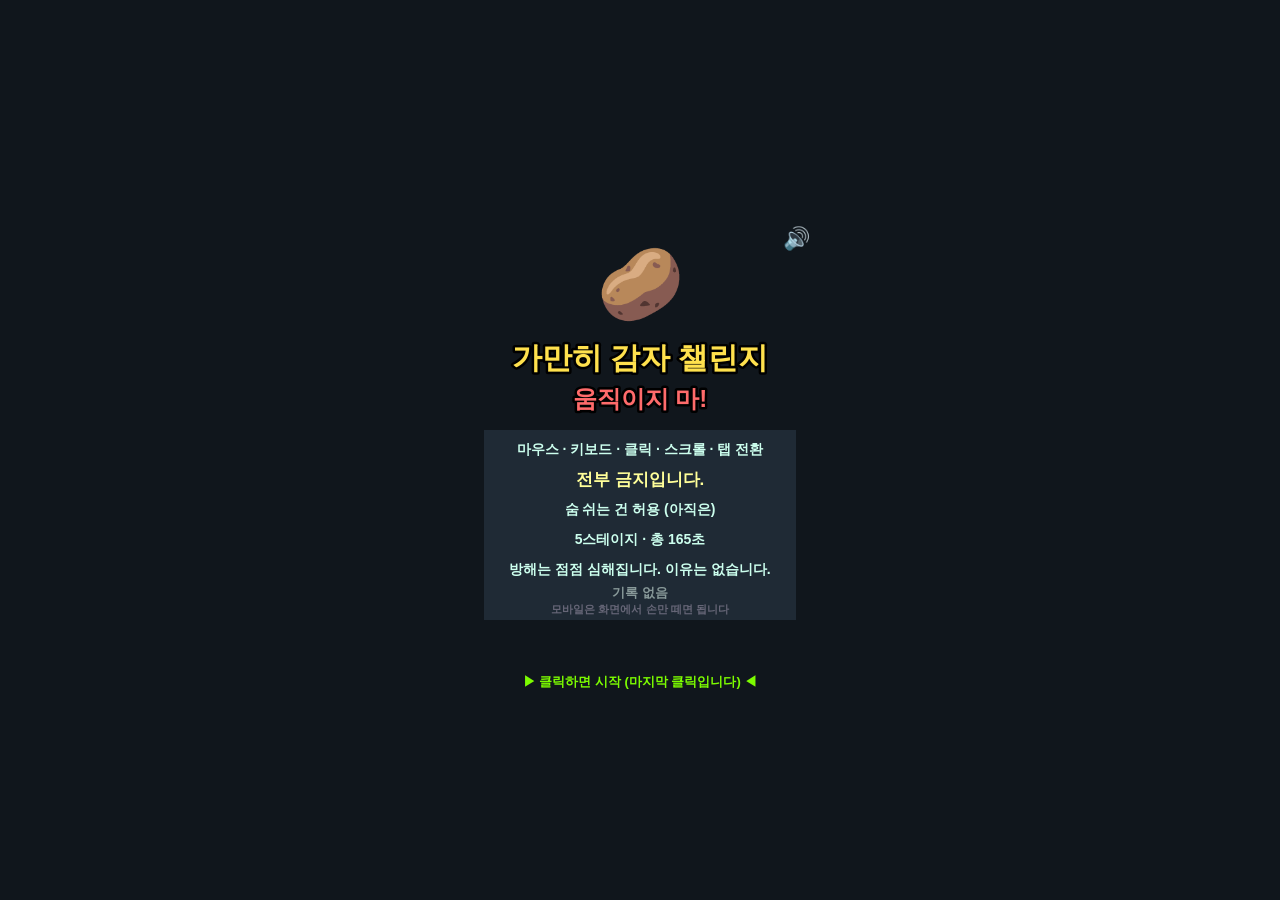
<file: itch-still/index.html>
<!doctype html>
<html lang="ko">
<head>
<meta charset="utf-8">
<meta name="viewport" content="width=device-width,initial-scale=1,user-scalable=no">
<meta name="description" content="움직이면 지는 병맛 챌린지">
<link rel="icon" href="data:image/svg+xml,%3Csvg xmlns='http://www.w3.org/2000/svg' viewBox='0 0 100 100'%3E%3Ctext y='.9em' font-size='90'%3E🧘%3C/text%3E%3C/svg%3E">
<title>가만히 감자 챌린지</title>
<style>
html,body{margin:0;height:100%;background:#10161c;overflow:hidden;font-family:"Comic Sans MS","Malgun Gothic",sans-serif;user-select:none;-webkit-user-select:none}
#wrap{height:100%;display:flex;align-items:center;justify-content:center}
canvas{background:#e8f4ec;max-width:100%;max-height:100%;aspect-ratio:3/4;cursor:default}
</style>
</head>
<body>
<div id="wrap"><canvas id="c" width="360" height="480"></canvas></div>
<script>
const c=document.getElementById('c'),g=c.getContext('2d'),W=360,H=480;
const ALL=['toast','lie','popup','shake','bait','flash','phone','freeze','fakefail','flip','sensorbug','negtimer'];
const LV=[
 {n:'워밍업',dur:10,p:.2,fx:['toast','lie'],q:'숨 쉬는 건 아직 허용'},
 {n:'방해 시작',dur:20,p:.34,fx:['toast','lie','popup','shake','bait'],q:'눈 깜빡임도 감시 중'},
 {n:'전화 왔어요',dur:30,p:.44,fx:['toast','lie','popup','shake','bait','flash','phone','negtimer'],q:'엄마는 포기를 모른다'},
 {n:'응답 없음',dur:45,p:.52,fx:ALL,q:'프로그램이 응답하지 않습니다'},
 {n:'최종: 가만히 있는 감자',dur:60,p:.66,fx:ALL,q:'감자는 원래 가만히 있다'},
 {n:'지옥',dur:90,p:.9,fx:ALL,q:'감자는 이미 가만히 있었다'}
];
const TOAST=['방금 움직이셨나요?','손가락이 떨리는 게 보입니다','마우스가 의심스럽습니다','옆 사람이 당신을 보고 있습니다','숨 쉬는 소리가 큽니다','눈 깜빡임 감지됨 (괜찮음)','가렵지 않나요?','엉덩이 들썩임 감지','배터리 1%','지금 클릭하면 100만원','당신 뒤에 누가 있어요','참을 인 세 번이면 감자도 산다','방금 의자가 삐걱했는데요','오른손 가만히 있는 척 하는 중?'];
const POPUPS=['🎉 경품 당첨! 지금 확인하세요','⚠ 바이러스 3,481개 발견','💰 월급 입금됨 (클릭)','📢 [긴급] 당신의 마우스가 의심됩니다'];
const FAILQ=['감자는 원래 가만히 있는데','손이 먼저 나갔죠?','다시 해도 똑같을걸요','엉덩이에 불이 붙었나요','참을성 감자 미만'];
const ENDQ=['당신은 총 {m}분 동안 가만히 있었습니다.','이 기록은 아무에게도 알려지지 않습니다.','이제 움직이셔도 됩니다.','...라고 하면 안 움직일 줄 알았죠?','수고하셨습니다.'];
let hell=false;try{hell=localStorage.stillHell==='1'}catch(e){}
let st='title',t=0,lv=0,tl=0,acc=0,fails=0,total=0,best=0,cause='',lastPx=0,pct=0;
let sensorT=0,negT=0,swapT=0,swapK='',swapN=0,snap=0,swapPlan=[];
const SWAP={
 potato:{len:330,cause:'감자 게임에 낚여서 조작함 → 가만히 게임으로 소환됨',back:'...무사히 돌아왔다 (감자는 죽었음)'},
 duck:{len:300,cause:'편의점 알바 게임에 낚임 → 소환됨',back:'...알바는 안 해도 됐다 (바코드는 못 찍음)'},
 clear:{len:240,cause:'가짜 GAME CLEAR 에 속아서 움직임',back:'...클리어 아님. 계속하세요'},
 pause:{len:240,cause:'가짜 일시정지 메뉴에 낚임',back:'...일시정지 아니었음. 계속하세요'},
 anykey:{len:300,cause:'"아무 키나 누르세요"를 진짜로 누름',back:'...아무 키도 누르지 않아서 다행이다'},
 survey:{len:270,cause:'만족도 별점 설문에 낚임',back:'...설문 보상은 없습니다'},
 shutdown:{len:240,cause:'종료 카운트다운에 쫄아서 움직임',back:'...종료는 거짓말이었다'}
};
const SWAPKEYS=Object.keys(SWAP);
function planSwaps(){
  const fr=lv===5?[.15,.3,.45,.6,.75]:lv===4?[.2,.45,.7]:lv===3?[.25,.5,.75]:lv===2?[.3,.65]:lv===1?[.45]:[];
  const ks=SWAPKEYS.filter(k=>k!=='potato').map(v=>[Math.random(),v]).sort((a,b)=>a[0]-b[0]).map(a=>a[1]);
  swapPlan=fr.map((f,i)=>({f,k:(i===0&&lv<=2)?'potato':(i===1&&lv>=3)?'potato':ks[i%ks.length]}));
  if(lv>=3&&!swapPlan.some(p=>p.k==='potato'))swapPlan[0].k='potato';
}
let toast='',toastT=0,off=0,popup=null,bait=null,phoneT=0,freezeT=0,fakeT=0,flipT=0,flashT=0,shake=0,clrT=0,rdy=0,endT=0,last=null,frozenShown=0,lieAt=0;
try{best=+localStorage.stillBest||0;fails=+localStorage.stillFails||0}catch(e){}
let muted=false;try{muted=localStorage.byeongmatMute==='1'}catch(e){}
function toggleMute(){muted=!muted;try{localStorage.byeongmatMute=muted?'1':'0'}catch(e){}if(!muted)beep(700,.1)}
function muteIcon(){g.save();g.font='22px serif';g.textAlign='center';g.textBaseline='middle';g.fillStyle='#fff';g.fillText(muted?'🔇':'🔊',336,30);g.restore()}
let ac;function beep(f,d=.1,type='square',v0=.07){if(muted)return;try{ac=ac||new AudioContext();const o=ac.createOscillator(),v=ac.createGain();o.type=type;o.frequency.value=f;v.gain.setValueAtTime(v0,ac.currentTime);v.gain.exponentialRampToValueAtTime(.001,ac.currentTime+d);o.connect(v);v.connect(ac.destination);o.start();o.stop(ac.currentTime+d)}catch(e){}}
const rnd=(a,b)=>a+Math.random()*(b-a),pick=a=>a[Math.random()*a.length|0];
const inR=(x,y,r)=>x>=r[0]&&x<=r[0]+r[2]&&y>=r[1]&&y<=r[1]+r[3];
function txt(s,x,y,size,col,out){g.font='bold '+size+'px "Comic Sans MS","Malgun Gothic",sans-serif';g.textAlign='center';g.textBaseline='middle';if(out){g.strokeStyle=out;g.lineWidth=5;g.lineJoin='round';g.strokeText(s,x,y)}g.fillStyle=col;g.fillText(s,x,y)}
function emo(s,x,y,size){g.font=size+'px serif';g.textAlign='center';g.textBaseline='middle';g.fillText(s,x,y)}
function btn(r,label,col){g.fillStyle=col;g.fillRect(r[0],r[1],r[2],r[3]);g.strokeStyle='#000';g.lineWidth=3;g.strokeRect(r[0],r[1],r[2],r[3]);txt(label,r[0]+r[2]/2,r[1]+r[3]/2,17,'#fff')}
const fmt=s=>Math.max(0,s).toFixed(1);
function startReady(){sensorT=0;negT=0;swapT=0;swapK='';swapN=0;snap=0;planSwaps();st='ready';rdy=0;tl=0;acc=0;toast='';toastT=0;off=0;popup=null;bait=null;phoneT=0;freezeT=0;fakeT=0;flipT=0;flashT=0;shake=0;lieAt=0}
function fail(why){
  if(st!=='live')return;
  let w=why;
  if(swapT>0){w=SWAP[swapK].cause}else
  if(fakeT>0)w='가짜 실패 화면에 속아서 움직임 ㅋㅋ';else if(freezeT>0)w='"응답 없음"을 못 참고 움직임';else if(popup)w='가짜 경품에 낚임';else if(phoneT>0)w='엄마 전화 받으려다 움직임';
  snap=swapT>0?55:0;swapT=0;cause=w;pct=Math.min(99,Math.floor(100*tl/(LV[lv].dur*60)));fails++;try{localStorage.stillFails=fails}catch(e){}
  st='failed';t=0;shake=24;beep(120,.5,'sawtooth',.12);beep(90,.6,'sawtooth',.12)
}
function spawn(fx){
  if(swapT>0)return;
  const busy=freezeT>0||fakeT>0||popup||phoneT>0;
  if(fx==='toast'){toast=pick(TOAST);toastT=170}
  else if(fx==='lie'){off=Math.round(rnd(-6,18));lieAt=tl}
  else if(fx==='popup'&&!busy){popup={x:rnd(20,100),y:rnd(110,300),t:260,s:pick(POPUPS)}}
  else if(fx==='shake')shake=70;
  else if(fx==='bait'){bait={x:rnd(70,290),y:rnd(150,410),t:220}}
  else if(fx==='flash'){flashT=16;beep(1600,.3,'sawtooth',.2)}
  else if(fx==='phone'&&!busy){phoneT=210}
  else if(fx==='freeze'&&!busy){freezeT=200}
  else if(fx==='fakefail'&&!busy){fakeT=170;beep(150,.4,'sawtooth',.1)}
  else if(fx==='flip')flipT=260;
  else if(fx==='sensorbug'&&!busy){sensorT=180;toast='버그: 움직임 감지 일시 꺼짐 (지금 움직여도 됨?)';toastT=170}
  else if(fx==='negtimer'){negT=200;toast='버그: 타이머가 음수가 됨';toastT=150}
}
function clearLevel(){
  st='clear';clrT=0;beep(880,.15);setTimeout(()=>beep(1320,.25),120);
  if(lv<5&&lv+1>best){best=lv+1;try{localStorage.stillBest=best}catch(e){}}
}
function startSwap(k){swapK=k;swapT=SWAP[k].len;popup=null;bait=null;phoneT=0;freezeT=0;fakeT=0;flipT=0;flashT=0;sensorT=0;negT=0;toastT=0;beep(880,.12);setTimeout(()=>beep(1320,.15),110)}
function drawSwap(){
  const k=SWAP[swapK].len-swapT,B=Math.floor(k/30)%2===0;
  g.textBaseline='middle';
  if(swapK==='potato'){
    g.fillStyle='#87ceeb';g.fillRect(0,0,W,H);g.font='40px serif';g.textAlign='left';g.fillText('☁️',(60-k*.7%500+500)%500-80,80);g.fillText('☁️',(260-k*.5%500+500)%500-80,160);
    g.fillStyle='#8b5a2b';g.fillRect(0,H-20,W,20);
    const px=420-k*2.6;for(const o of [px,px+250]){g.fillStyle='#fff';g.fillRect(o,0,46,190);g.fillRect(o,330,46,H-350);g.fillStyle='#3a9d23';g.fillRect(o+4,0,38,105);g.fillRect(o+4,380,38,H-400);txt('대파',o+23,175,13,'#000')}
    const py=k<110?210+Math.sin(k/9)*18:210+(k-110)*(k-110)*.012;
    g.font='38px serif';g.textAlign='center';g.fillText('🥔',80,Math.min(py,H-40));g.font='14px serif';g.fillText('💼',94,Math.min(py,H-40)+14);
    txt('0',W/2,60,40,'#fff','#000');
    if(k<135){if(B)txt('탭해서 날기!',W/2,110,18,'#ff0','#000')}
    else{g.fillStyle='rgba(0,0,0,.6)';g.fillRect(0,150,W,200);txt('GAME OVER',W/2,200,36,'#f55','#000');txt('SCORE 0',W/2,245,18,'#fff');g.fillStyle=B?'#2e8b2e':'#1f6b1f';g.fillRect(90,280,180,46);g.strokeStyle='#000';g.lineWidth=3;g.strokeRect(90,280,180,46);txt('▶ 다시 하기',180,303,18,'#fff')}
  }else if(swapK==='duck'){
    g.fillStyle='#cfe8ff';g.fillRect(0,0,W,H);txt('바코드 찍어!',W/2,50,24,'#222');txt('1교대 · ❤️❤️❤️ · 1/6',W/2,16,12,'#333');
    g.font='96px serif';g.textAlign='center';g.fillText('📦',180,250);g.fillStyle='#fff';g.fillRect(128,226,104,52);g.fillStyle='#000';for(let i=0;i<14;i++)g.fillRect(134+i*7,231,i%3?3:5,42);
    const ty=250+Math.sin(k*.09)*130;g.fillStyle='rgba(255,0,0,.85)';g.fillRect(30,ty-2,300,4);
    g.fillStyle='rgba(0,0,0,.3)';g.fillRect(20,466,320,8);g.fillStyle='#e33';g.fillRect(20,466,320*Math.max(0,1-k/200),8);
    if(k>=200){g.fillStyle='rgba(0,0,0,.45)';g.fillRect(0,170,W,120);txt('❌ 실패',W/2,215,40,'#f66','#000');txt('꽥...',W/2,262,16,'#fff','#000')}
  }else if(swapK==='clear'){
    g.fillStyle='#fff3a0';g.fillRect(0,0,W,H);txt('🎉 STAGE CLEAR 🎉',W/2,170,28,'#e0457b','#fff');txt('이제 움직여도 됩니다!',W/2,225,20,'#333');
    g.fillStyle=B?'#2e8b2e':'#1f6b1f';g.fillRect(80,290,200,50);g.strokeStyle='#000';g.lineWidth=3;g.strokeRect(80,290,200,50);txt('다음 스테이지 ▶',180,315,18,'#fff');txt('(진짜 클리어임. 믿으세요.)',W/2,380,12,'#888')
  }else if(swapK==='pause'){
    g.fillStyle='#111';g.fillRect(0,0,W,H);g.font='120px serif';g.textAlign='center';g.globalAlpha=.25;g.fillText('🧘',180,250);g.globalAlpha=1;
    txt('⏸ 일시정지',W/2,150,30,'#fff');g.fillStyle='#2a6';g.fillRect(90,210,180,46);g.fillStyle='#a33';g.fillRect(90,270,180,46);g.fillStyle='#555';g.fillRect(90,330,180,46);txt('계속하기',180,233,17,'#fff');txt('처음부터',180,293,17,'#fff');txt('설정',180,353,17,'#fff');txt('(게임은 멈추지 않았습니다)',W/2,420,11,'#666')
  }else if(swapK==='anykey'){
    g.fillStyle='#000';g.fillRect(0,0,W,H);txt('LOADING  100%',W/2,190,22,'#7CFC00');g.strokeStyle='#7CFC00';g.lineWidth=2;g.strokeRect(60,215,240,18);g.fillStyle='#7CFC00';g.fillRect(62,217,236,14);
    if(B)txt('시작하려면 아무 키나 누르세요',W/2,300,17,'#fff');txt('PRESS ANY KEY',W/2,335,13,'#888')
  }else if(swapK==='survey'){
    g.fillStyle='#eef3ff';g.fillRect(0,0,W,H);g.fillStyle='#fff';g.fillRect(30,130,300,230);g.strokeStyle='#000';g.lineWidth=3;g.strokeRect(30,130,300,230);txt('만족도 조사',W/2,165,22,'#222');txt('이 게임은 만족스러우셨나요?',W/2,205,14,'#444');
    g.font='34px serif';g.textAlign='center';for(let i=0;i<5;i++)g.fillText('⭐',62+i*59,262);txt('별점을 눌러주세요 (보상: 100만원)',W/2,320,12,'#c33')
  }else if(swapK==='shutdown'){
    g.fillStyle='#200';g.fillRect(0,0,W,H);txt('⚠ 경고 ⚠',W/2,130,28,'#f55');txt('이 게임은 곧 종료됩니다',W/2,185,18,'#fff');txt(String(Math.max(1,Math.ceil((SWAP.shutdown.len-k-60)/60))),W/2,265,70,'#ff0');
    g.fillStyle='#a33';g.fillRect(100,330,160,46);g.strokeStyle='#000';g.lineWidth=3;g.strokeRect(100,330,160,46);txt('종료 취소',180,353,17,'#fff')
  }
  g.textBaseline='alphabetic';
}
function update(){
  t++;if(shake>0)shake--;if(snap>0)snap--;
  if(st==='ready'){rdy++;if(rdy>=150){st='live';tl=0;acc=0}}
  else if(st==='live'){
    tl++;const L=LV[lv],rem=L.dur*60-tl;
    if(acc>=4)fail('마우스 이동 감지 ('+lastPx.toFixed(1)+'px)');
    acc*=.96;
    if(swapT===0&&swapN<swapPlan.length&&tl>=Math.floor(L.dur*60*swapPlan[swapN].f)&&rem>SWAP[swapPlan[swapN].k].len+150)startSwap(swapPlan[swapN++].k);
    if(swapT>0){swapT--;const k=SWAP[swapK].len-swapT;
      if(swapK==='potato'&&k===135)beep(150,.5,'sawtooth');
      if(swapK==='duck'&&k===200)beep(150,.5,'sawtooth');
      if(swapK==='shutdown'&&k%60===0&&k>0&&k<=180)beep(900,.12);
      if(swapT===0){toast=SWAP[swapK].back;toastT=170}}
    if(tl%60===0&&tl>=120&&rem>180&&Math.random()<L.p)spawn(pick(L.fx));
    if(lv>=3&&tl%90===45&&rem>180&&Math.random()<.4)spawn(pick(['toast','shake','flash']));
    if(lv===5&&tl%40===20&&rem>180&&Math.random()<.5)spawn(pick(ALL));
    if(lv>=4&&rem===600){toast='...라고 생각했지?';toastT=200}
    if(toastT>0)toastT--;
    if(popup){popup.t--;if(popup.t<=0)popup=null}
    if(bait){bait.t--;if(bait.t<=0)bait=null}
    if(phoneT>0){phoneT--;if(phoneT%30===0){beep(880,.12);setTimeout(()=>beep(1040,.12),140)}}
    if(freezeT>0)freezeT--;if(fakeT>0){fakeT--;if(fakeT===80){beep(660,.1)}}
    if(flipT>0)flipT--;if(flashT>0)flashT--;if(sensorT>0)sensorT--;if(negT>0)negT--;
    if(rem<=0)clearLevel();
  }
  else if(st==='clear'){clrT++;if(clrT>150){if(lv===5){st='hellend';endT=0;hell=true;try{localStorage.stillHell='1'}catch(e){}}else if(lv===4){st='ending';endT=0}else{lv++;startReady()}}}
  else if(st==='ending'||st==='hellend')endT++;
  else if(st==='failed'){}
}
function shown(){const L=LV[lv];const real=(L.dur*60-tl)/60;let s=real+off*Math.max(0,1-(tl-lieAt)/300);
  if(lv>=4&&real<10)return .1;return Math.max(.1,s)}
function draw(){
  g.save();
  if(shake>0)g.translate((Math.random()-.5)*shake*.5,(Math.random()-.5)*shake*.5);
  if(flipT>0&&st==='live'){g.translate(0,H);g.scale(1,-1)}
  const live=st==='live'||st==='ready';
  g.fillStyle=lv>=3?'#dfe6f2':lv>=1?'#e9f1e2':'#e8f4ec';g.fillRect(-20,-20,W+40,H+40);
  if(st==='title'){
    g.fillStyle='#10161c';g.fillRect(0,0,W,H);
    emo('🥔',180,80,70);txt('가만히 감자 챌린지',180,150,30,'#ffe14d','#000');txt('움직이지 마!',180,190,24,'#ff6b6b','#000');
    g.fillStyle='#1f2a35';g.fillRect(24,220,312,190);
    ['마우스 · 키보드 · 클릭 · 스크롤 · 탭 전환','전부 금지입니다.','숨 쉬는 건 허용 (아직은)','5스테이지 · 총 165초','방해는 점점 심해집니다. 이유는 없습니다.'].forEach((l,i)=>txt(l,180,240+i*30,i===1?17:14,i===1?'#ff9':'#cfe'));
    txt(best?'최고 기록: STAGE '+best+' 클리어'+(hell?' · 🏆 지옥 클리어':''):'기록 없음',180,383,13,'#899');
    txt('모바일은 화면에서 손만 떼면 됩니다',180,400,11,'#667');
    if(best>=5){g.fillStyle='#8b1a1a';g.fillRect(85,424,190,28);g.strokeStyle='#000';g.lineWidth=2;g.strokeRect(85,424,190,28);txt('🔥 지옥 스테이지 (90초)',180,438,14,'#fff')}
    if(t%60<40)txt('▶ 클릭하면 시작 (마지막 클릭입니다) ◀',180,472,13,'#7CFC00');muteIcon();
  }
  if(live||st==='clear'){
    const L=LV[lv];
    const rem=st==='live'?shown():0;
    const frozen=freezeT>0;
    if(frozen)frozenShown=frozenShown||rem;else frozenShown=0;
    const dispRem=frozen?frozenShown:rem;
    txt(lv===5?'🔥 지옥 스테이지':'STAGE '+(lv+1)+'/5  '+L.n,180,26,15,'#355');
    const br=1+(frozen?0:.025*Math.sin(t/38));
    g.save();g.translate(180,250);g.scale(br,br);emo('🧘',0,0,130);g.restore();
    if(st==='live'||st==='ready'){
      txt(st==='live'?(negT>0?'-'+fmt(dispRem):fmt(dispRem)):L.dur+'.0',180,92,52,st==='live'&&dispRem<3?'#d22':'#244');
      g.fillStyle='rgba(0,0,0,.15)';g.fillRect(30,128,300,8);g.fillStyle='#3a9';g.fillRect(30,128,300*Math.min(1,st==='live'?Math.max(0,1-dispRem/L.dur):0),8);
      txt('💀 '+fails,320,26,13,'#a33');
    }
    if(st==='ready'){
      g.fillStyle='rgba(0,0,0,.55)';g.fillRect(0,170,W,140);
      txt(rdy<90?'마우스에서 손을 떼세요':'3 · 2 · 1',180,222,22,'#fff');txt(rdy<90?'(아직은 움직여도 됩니다)':'움직이면 안 돼요...',180,258,14,'#ccc');txt(L.q,180,288,12,'#9ab');
    }
    if(sensorT>0&&st==='live'){g.fillStyle='rgba(30,160,60,.92)';g.fillRect(0,40,W,30);txt('🟢 움직임 감지 OFF (버그) · '+Math.ceil(sensorT/60)+'초',180,55,14,'#fff')}
    if(bait&&st==='live'){emo('🧀',bait.x,bait.y+Math.sin(t/8)*5,44);txt('여기 봐!',bait.x,bait.y+36,12,'#fff','#000')}
    if(toastT>0&&st==='live'){g.fillStyle='rgba(30,30,30,.85)';g.fillRect(20,160,320,40);txt(toast,180,180,14,'#fff')}
    if(phoneT>0){g.fillStyle='rgba(20,20,40,.85)';g.fillRect(40,150,280,170);emo('📞',180+Math.sin(t*.8)*8,215,60);txt('엄마',180,265,22,'#fff');btn([70,282,100,30],'받기','#2a2');btn([190,282,100,30],'거절','#a22')}
    if(popup){const p=popup;g.fillStyle='#fff';g.fillRect(p.x,p.y,260,110);g.strokeStyle='#000';g.lineWidth=3;g.strokeRect(p.x,p.y,260,110);g.fillStyle='#2b5fc0';g.fillRect(p.x,p.y,260,22);txt('알림',p.x+30,p.y+11,12,'#fff');txt('X',p.x+245,p.y+11,13,'#fff');txt(p.s,p.x+130,p.y+55,13,'#222');btn([p.x+80,p.y+76,100,26],'확인','#d33')}
    if(freezeT>0){g.fillStyle='rgba(120,120,120,.55)';g.fillRect(0,0,W,H);txt('⏳ 응답 없음...',180,200,26,'#fff','#000');txt('프로그램이 응답하지 않습니다',180,240,14,'#eee','#000');btn([110,270,140,36],'강제 종료','#c33')}
    if(fakeT>80){g.fillStyle='#b00';g.fillRect(0,0,W,H);txt('실패!',180,190,54,'#fff','#000');txt('움직이셨습니다',180,250,24,'#fff','#000');txt('(마우스가 움직였을지도 모릅니다)',180,290,12,'#fcc')}
    else if(fakeT>0){g.fillStyle='#fff3a0';g.fillRect(0,0,W,H);txt('...라고 생각했지?',180,220,28,'#a33');txt('계속하세요',180,264,16,'#555')}
    if(flashT>0){g.fillStyle='rgba(255,255,255,'+Math.min(1,flashT/10)+')';g.fillRect(-20,-20,W+40,H+40)}
    if(st==='clear'){
      g.fillStyle='rgba(0,0,0,.65)';g.fillRect(0,150,W,170);txt((lv===5?'지옥':'STAGE '+(lv+1))+' CLEAR',180,200,32,'#7CFC00','#000');txt(lv<4?'다음 스테이지는 더 시끄럽습니다':lv===4?'...정말로?':'진짜로 끝났습니다 (이번엔)',180,248,15,'#fff');txt('(아직 움직이면 안 됩니다)',180,278,12,'#9ab')
    }
  }
  if(st==='failed'){
    g.fillStyle='#240808';g.fillRect(-20,-20,W+40,H+40);
    txt('움직임 감지!',180,90,36,'#ff5555','#000');txt(cause,180,145,cause.length>24?12:15,'#fff');
    txt((lv===5?'지옥':'STAGE '+(lv+1))+' · '+pct+'%에서 실패',180,190,18,'#ffe14d');
    txt('누적 실패 '+fails+'회',180,222,14,'#bbb');txt(pct>=85?'아깝다 ㅋㅋ':pick2(),180,252,13,'#999');
    emo('🥔',180,330,70);
    if(t>40)btn([60,400,240,46],'▶ 다시 가만히 있기','#2e8b2e');
    if(snap>0){g.fillStyle='rgba(190,0,0,'+Math.min(.92,snap/35)+')';g.fillRect(0,0,W,H);txt('돌아와! 🧘',W/2,200,36,'#fff','#000');txt('움직였네?',W/2,252,24,'#fff','#000')}
  }
  if(st==='hellend'){g.fillStyle='#10161c';g.fillRect(-20,-20,W+40,H+40);const HQ=['지옥을 클리어했습니다.','당신은 인간이 아닙니다.','아니, 감자입니다.','이 기록은 세계에서 당신만 압니다.','진심으로 수고하셨습니다.'];const hn=Math.min(HQ.length,Math.floor(endT/200));for(let i=0;i<hn;i++)txt(HQ[i],180,120+i*50,16,i===1?'#ff9':'#dfe');if(hn>=HQ.length){emo('🏆',180,390,70);txt('총 실패 '+fails+'회',180,440,12,'#889');if(endT>1100&&t%60<40)txt('▶ 처음으로 ◀',180,466,14,'#7CFC00')}}
  if(st==='ending'){
    g.fillStyle='#10161c';g.fillRect(-20,-20,W+40,H+40);
    const mins=Math.max(1,Math.round((165+0)/60*10)/10);
    const n=Math.min(ENDQ.length,Math.floor(endT/200));
    for(let i=0;i<n;i++)txt(ENDQ[i].replace('{m}',mins),180,120+i*50,i===3?18:16,i===3?'#ff9':'#dfe');
    if(n>=ENDQ.length){emo('🥔',180,400,60);txt('실패 '+fails+'회',180,440,12,'#889');if(endT>1100&&t%60<40)txt('▶ 처음으로 ◀',180,466,14,'#7CFC00')}
  }
  if(swapT>0&&st==='live')drawSwap();
  g.restore();
}
function pick2(){return pick(FAILQ)}
function xy(e){const r=c.getBoundingClientRect();return [(e.clientX-r.left)/r.width*W,(e.clientY-r.top)/r.height*H]}
addEventListener('pointermove',e=>{if(st!=='live')return;const d=Math.hypot(e.movementX||0,e.movementY||0);if(!(d>0))return;lastPx=d;acc+=d;if(d>=7)fail('마우스 이동 감지 ('+d.toFixed(0)+'px)')},{passive:true});
addEventListener('pointerdown',e=>{
  const [x,y]=xy(e);
  if(st==='live'){fail('클릭 감지');return}
  if(st==='title'){if(Math.hypot(x-336,y-30)<20){toggleMute();return}if(best>=5&&inR(x,y,[85,424,190,28])){lv=5;startReady();return}lv=0;startReady();return}
  if(st==='failed'&&t>40&&inR(x,y,[60,400,240,46])){startReady();return}
  if((st==='ending'||st==='hellend')&&endT>1100){st='title';lv=0;t=0}
});
addEventListener('keydown',e=>{if(st==='live'){e.preventDefault();fail('키보드 입력 감지')}else if(e.code==='KeyM')toggleMute()});
addEventListener('wheel',e=>{if(st==='live')fail('스크롤 감지')},{passive:true});
addEventListener('contextmenu',e=>{e.preventDefault();if(st==='live')fail('우클릭 감지')});
document.addEventListener('visibilitychange',()=>{if(document.hidden&&st==='live')fail('탭을 떠남 (도망)')});
addEventListener('blur',()=>{if(st==='live')fail('창 포커스를 잃음 (도망)')});
let lastT=performance.now(),accT=0;
(function loop(now){accT+=Math.min(100,now-lastT);lastT=now;while(accT>=1000/60){update();accT-=1000/60}draw();requestAnimationFrame(loop)})(lastT);
</script>
</body>
</html>
</file>
<file: style.css>
html, body {
  margin: 0;
  height: 100%;
  background: #0d0b09;
  overflow: hidden;
  touch-action: none;
  -webkit-user-select: none;
  user-select: none;
}
#wrap {
  position: fixed;
  inset: 0;
  display: flex;
  align-items: center;
  justify-content: center;
}
#c {
  width: min(100vw, calc(100vh * 16 / 9));
  height: min(100vh, calc(100vw * 9 / 16));
  background: #1a1612;
  image-rendering: auto;
}
#touch { position: fixed; inset: auto 0 0 0; pointer-events: none; }
#touch[hidden] { display: none; }
#touch .pad {
  position: absolute;
  bottom: 12px;
  display: grid;
  gap: 8px;
  pointer-events: auto;
}
#touch .left { left: 12px; grid-template-columns: repeat(2, 64px); }
#touch .right { right: 12px; grid-template-columns: repeat(3, 58px); }
#touch button {
  height: 58px;
  border-radius: 50%;
  border: 2px solid rgba(233, 196, 106, .7);
  background: rgba(20, 16, 12, .55);
  color: #f3e6c4;
  font: 700 20px "Noto Serif KR", serif;
}
#touch button.on { background: rgba(233, 196, 106, .6); color: #1a1612; }
</file>
